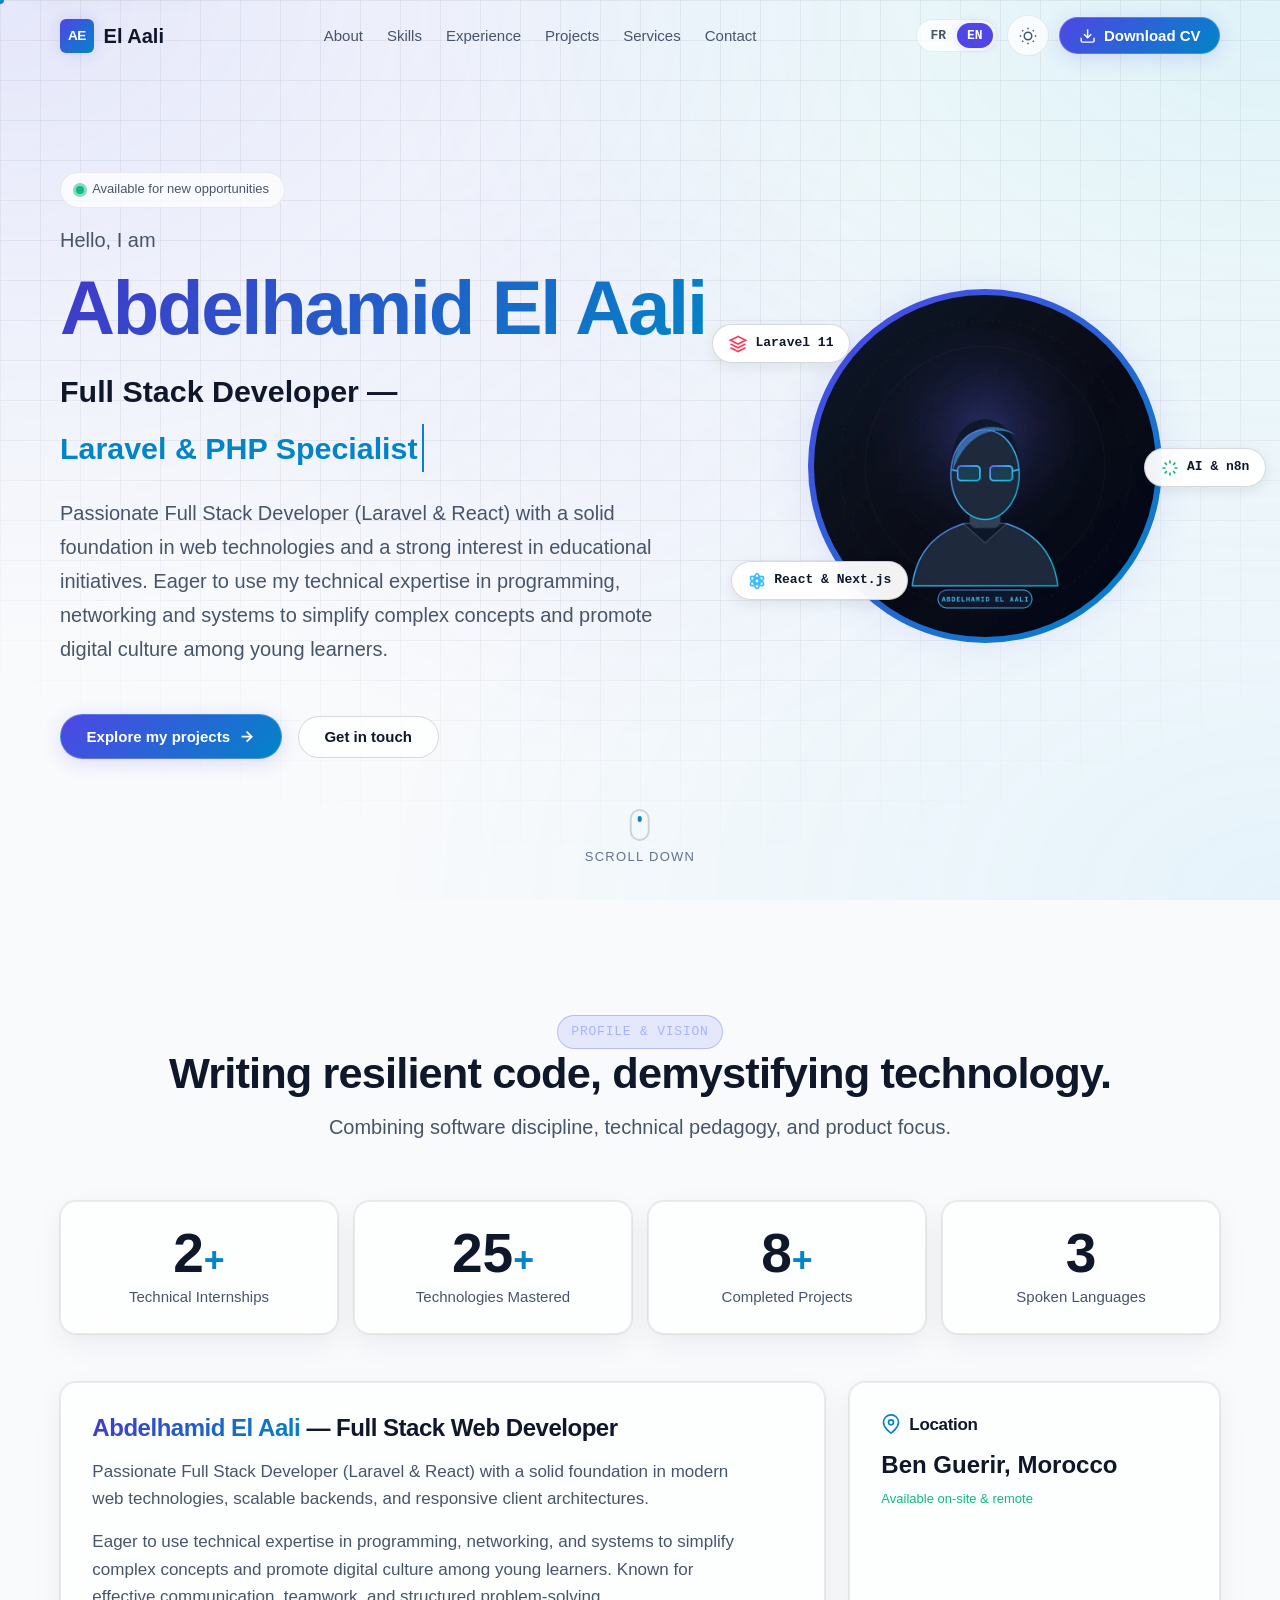
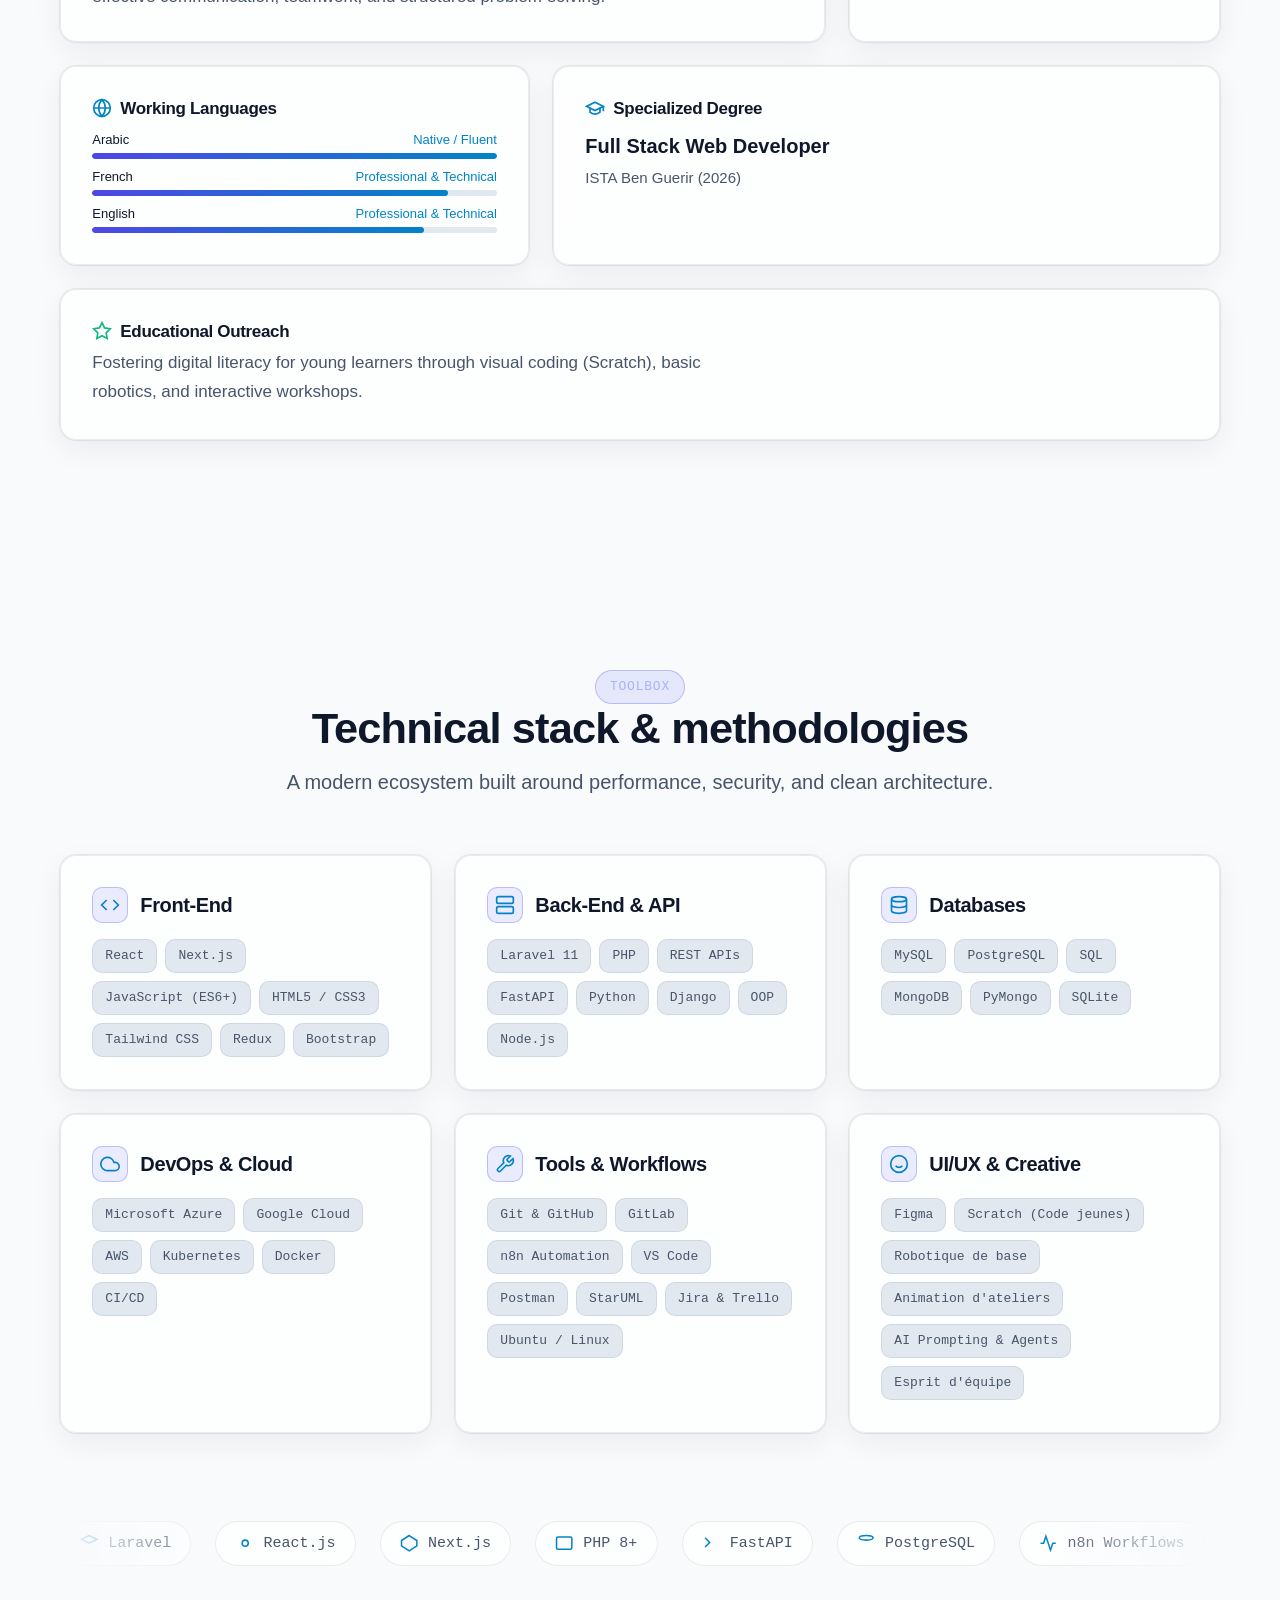
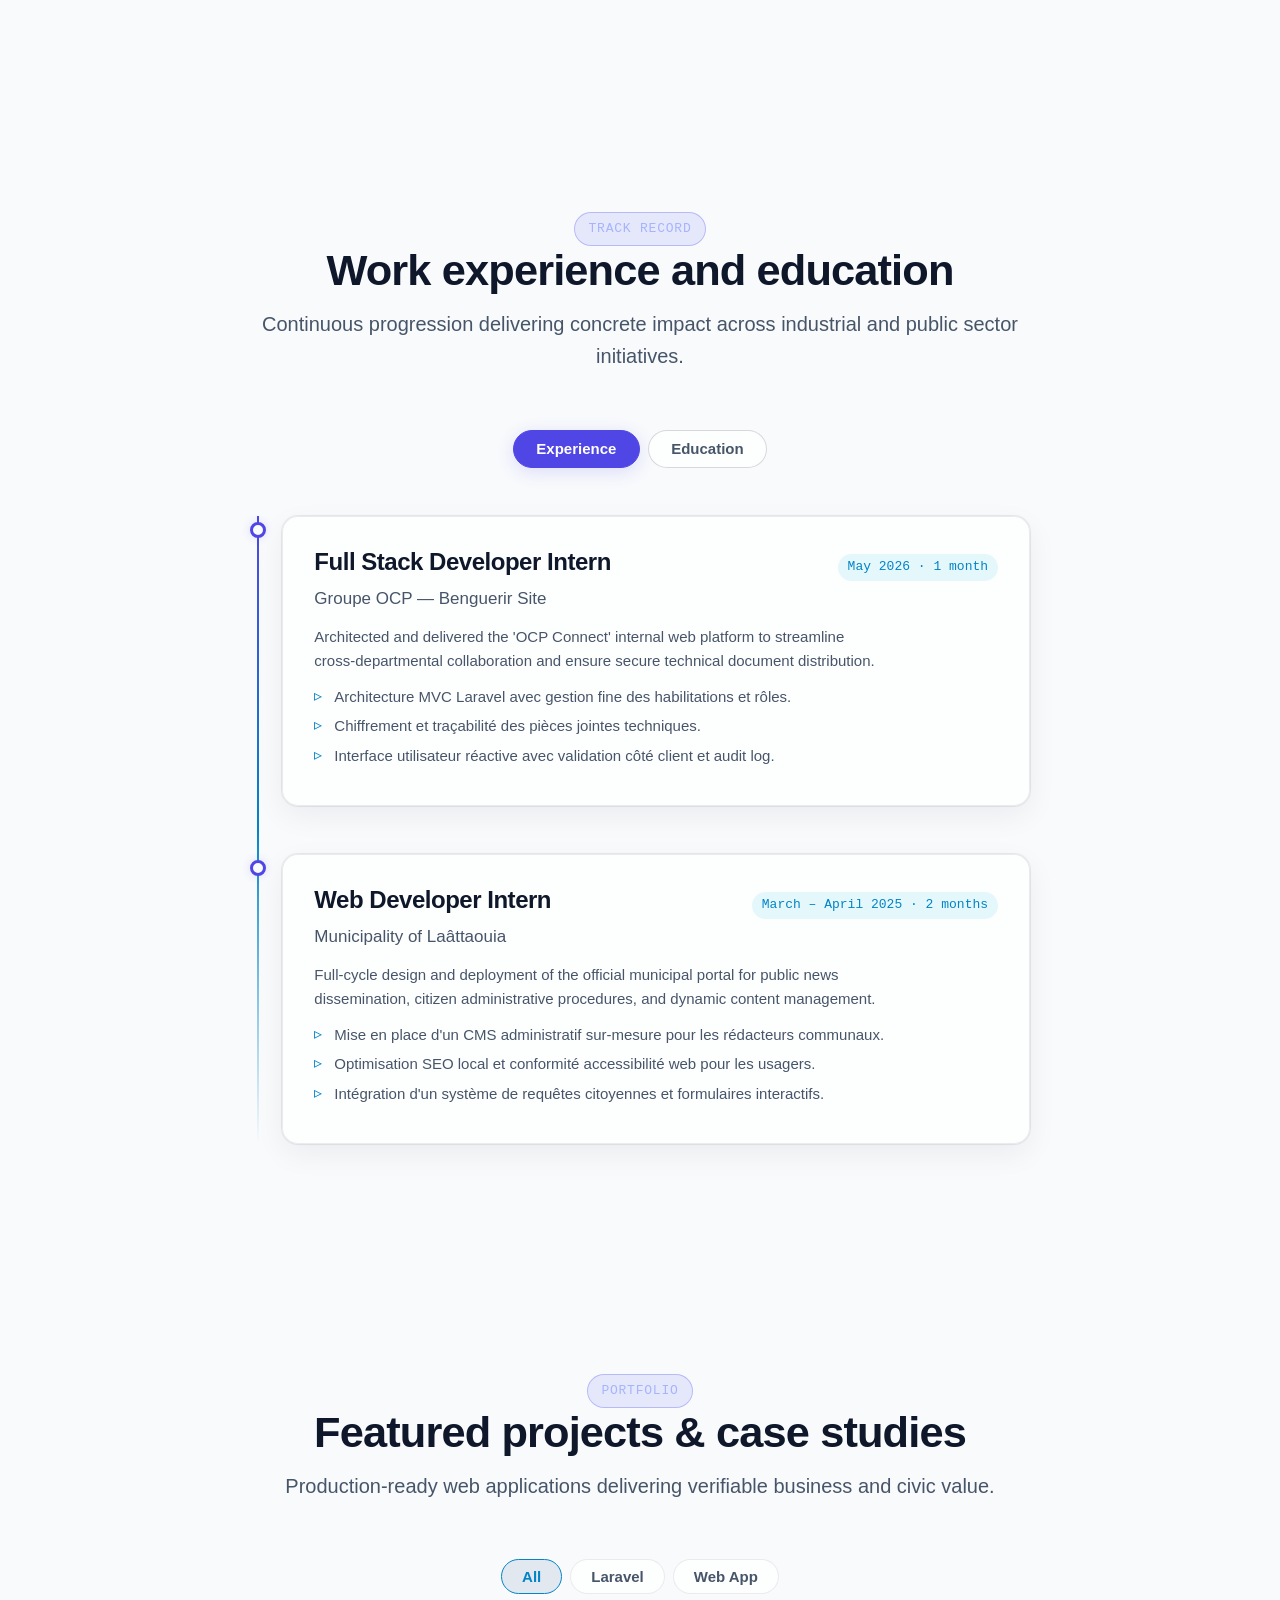
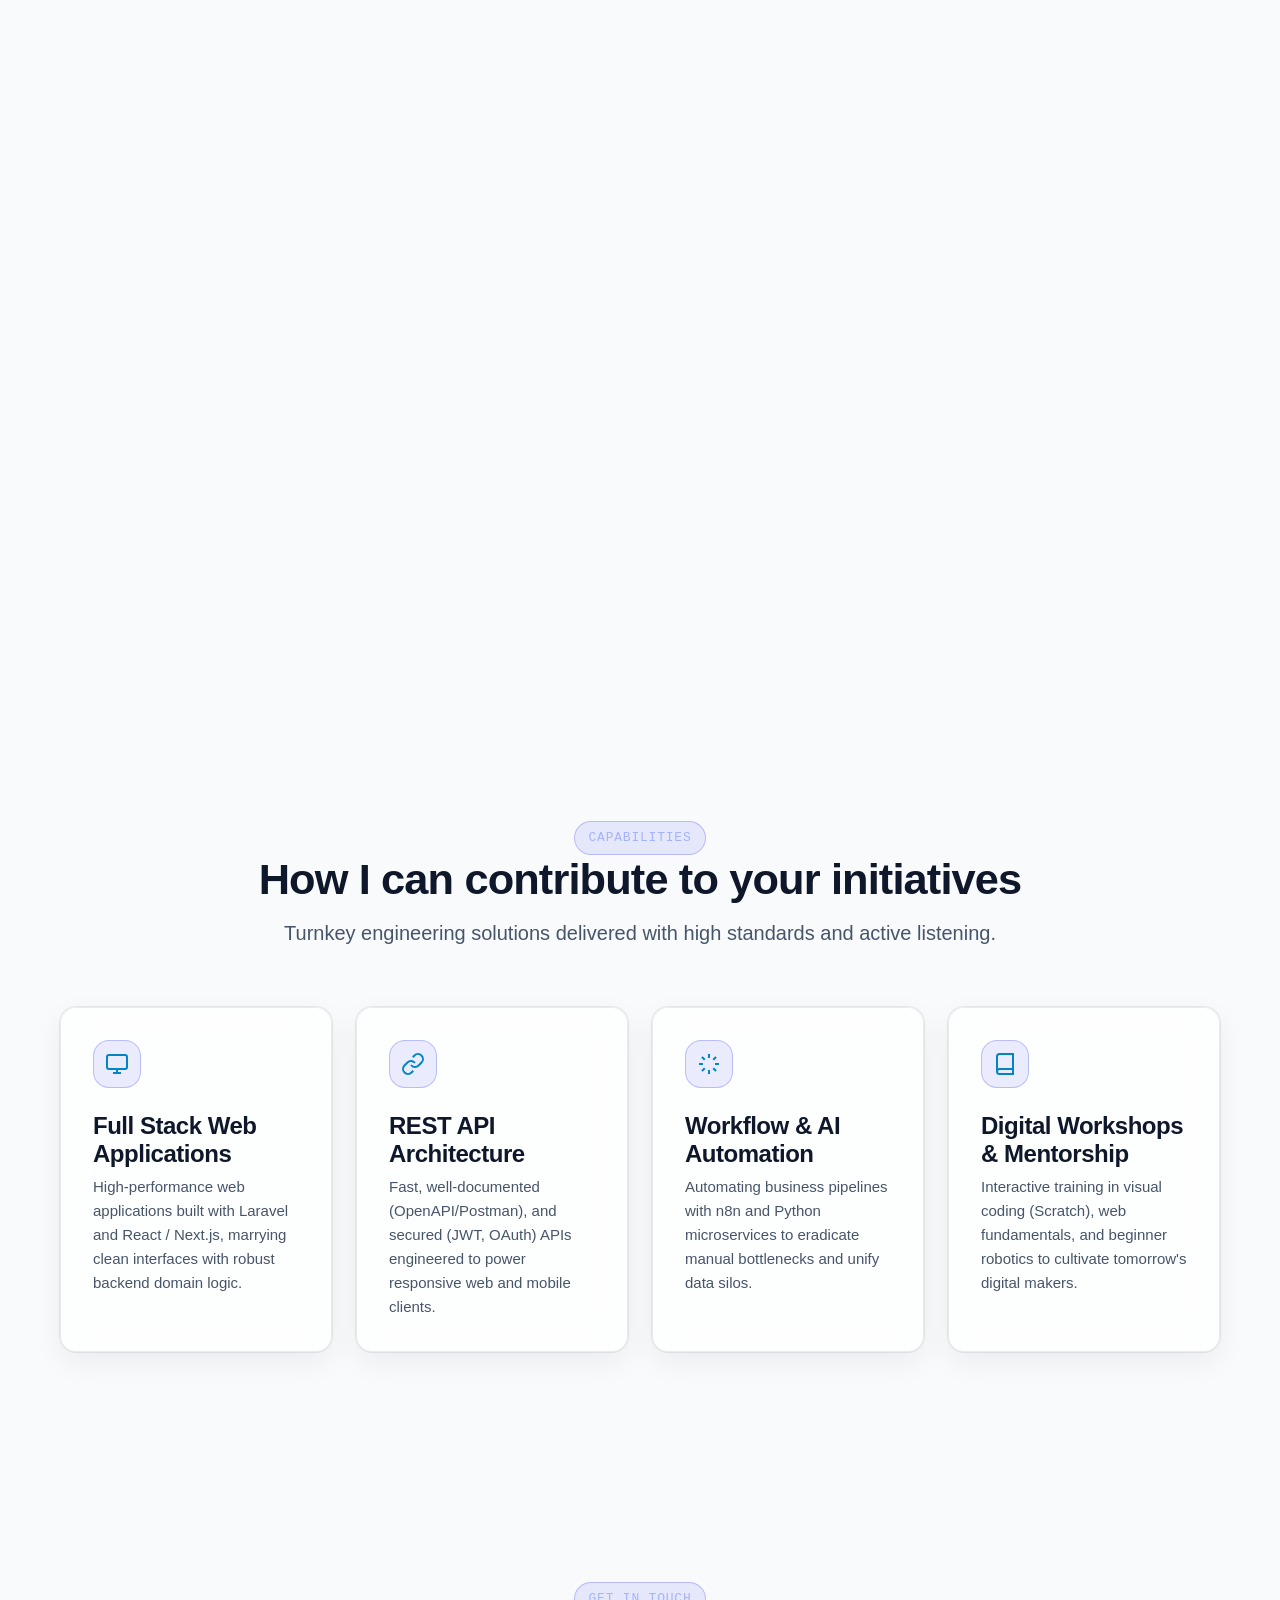
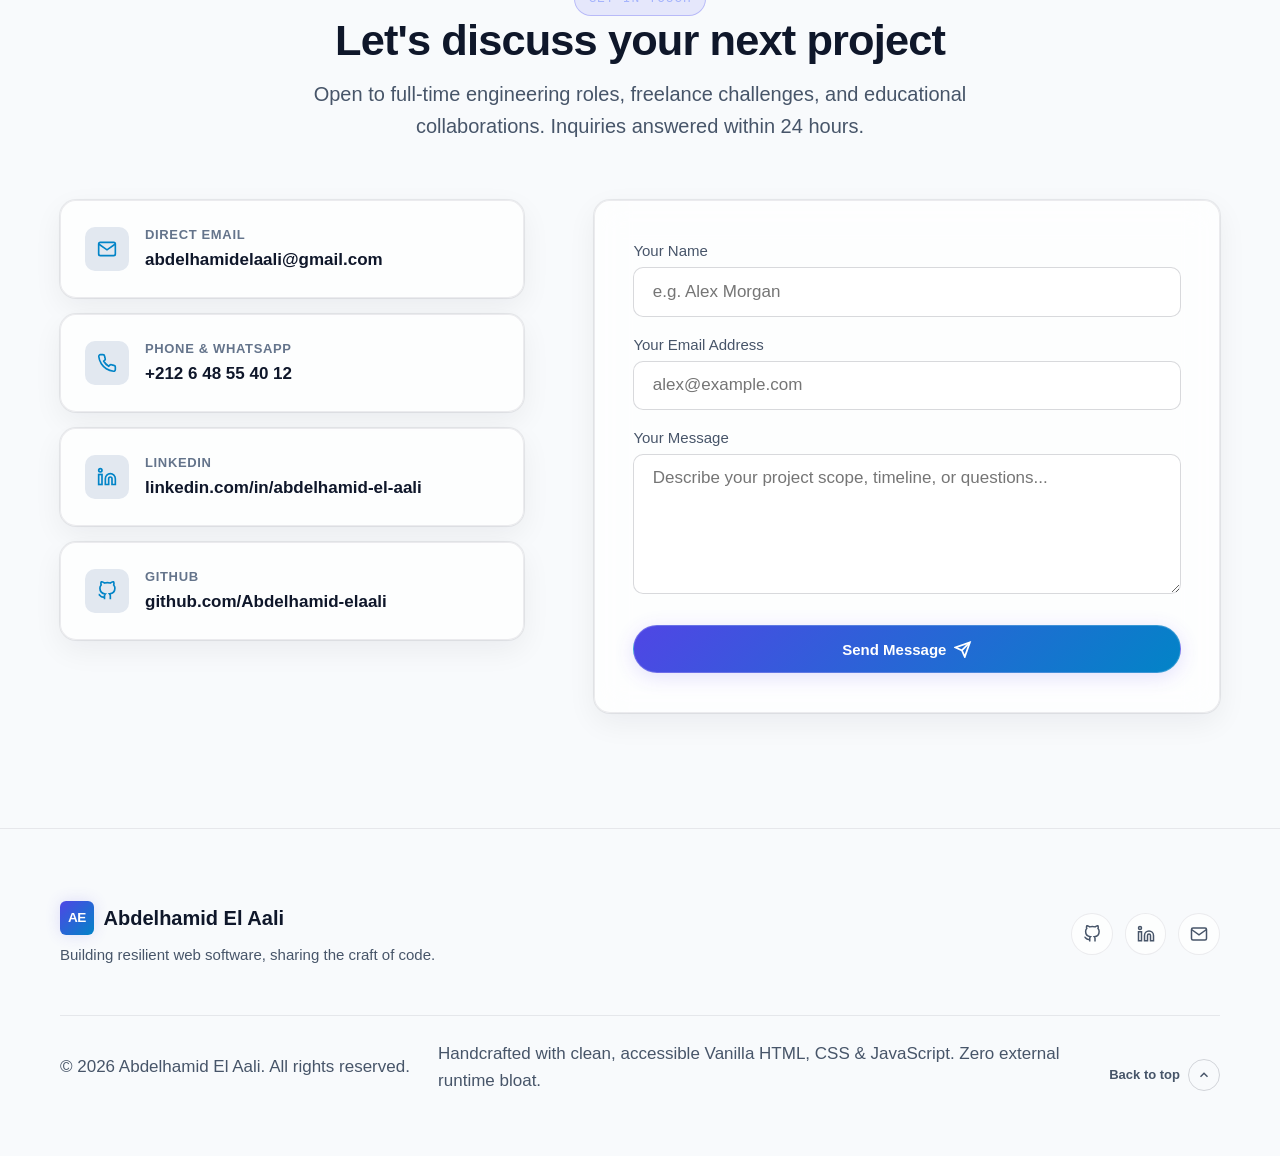
<file: index.html>
<!DOCTYPE html>
<html lang="fr" dir="ltr">
<head>
  <meta charset="UTF-8">
  <meta name="viewport" content="width=device-width, initial-scale=1.0">
  <meta name="referrer" content="strict-origin-when-cross-origin">
  <meta name="author" content="Abdelhamid El Aali">
  <meta name="description" content="Portfolio professionnel d'Abdelhamid El Aali, Développeur Web Full Stack spécialisé en Laravel, React, APIs REST et automatisation IA basé à Ben Guerir, Maroc.">
  <meta name="keywords" content="Abdelhamid El Aali, Développeur Web Full Stack, Laravel, React, Ben Guerir, Maroc, PHP, JavaScript, Portfolio">
  
  <title>Abdelhamid El Aali — Développeur Web Full Stack (Laravel & React)</title>

  <!-- Open Graph / Facebook / LinkedIn -->
  <meta property="og:type" content="website">
  <meta property="og:url" content="https://elaali.space/">
  <meta property="og:title" content="Abdelhamid El Aali — Développeur Web Full Stack (Laravel & React)">
  <meta property="og:description" content="Portfolio professionnel d'Abdelhamid El Aali, Développeur Web Full Stack spécialisé en Laravel, React et automatisation IA à Ben Guerir, Maroc.">
  <meta property="og:image" content="./assets/img/og-image.jpg">
  <meta property="og:site_name" content="Abdelhamid El Aali Portfolio">
  <meta property="og:locale" content="fr_FR">

  <!-- Twitter -->
  <meta name="twitter:card" content="summary_large_image">
  <meta name="twitter:url" content="https://elaali.space/">
  <meta name="twitter:title" content="Abdelhamid El Aali — Développeur Web Full Stack (Laravel & React)">
  <meta name="twitter:description" content="Portfolio professionnel d'Abdelhamid El Aali, Développeur Web Full Stack spécialisé en Laravel, React et automatisation IA à Ben Guerir, Maroc.">
  <meta name="twitter:image" content="./assets/img/og-image.jpg">

  <!-- Canonical & Multi-Language Alternate Hreflang Links -->
  <link rel="canonical" href="https://elaali.space/">
  <link rel="alternate" hreflang="fr" href="https://elaali.space/?lang=fr">
  <link rel="alternate" hreflang="en" href="https://elaali.space/?lang=en">
  <link rel="alternate" hreflang="x-default" href="https://elaali.space/">

  <!-- Favicons & Manifest -->
  <link rel="icon" type="image/svg+xml" href="./assets/icons/favicon.svg">
  <link rel="icon" type="image/x-icon" href="./assets/icons/favicon.ico">
  <link rel="apple-touch-icon" href="./assets/icons/apple-touch-icon.png">
  <link rel="manifest" href="./site.webmanifest">

  <!-- Stylesheets -->
  <link rel="stylesheet" href="./css/tokens.css">
  <link rel="stylesheet" href="./css/base.css">
  <link rel="stylesheet" href="./css/components.css">
  <link rel="stylesheet" href="./css/sections.css">
  <link rel="stylesheet" href="./css/animations.css">

  <!-- Inline Script: Prevent Theme & Language FOUC -->
  <script>
    (function() {
      try {
        var theme = localStorage.getItem('site_theme');
        if (theme === 'light' || (!theme && window.matchMedia('(prefers-color-scheme: light)').matches)) {
          document.documentElement.setAttribute('data-theme', 'light');
        }
        var urlParams = new URLSearchParams(window.location.search);
        var lang = urlParams.get('lang') || localStorage.getItem('site_lang');
        if (lang === 'en' || lang === 'fr') {
          document.documentElement.lang = lang;
        }
      } catch (e) {}
    })();
  </script>

  <!-- Schema.org JSON-LD Person -->
  <script type="application/ld+json">
  {
    "@context": "https://schema.org",
    "@type": "Person",
    "name": "Abdelhamid El Aali",
    "jobTitle": "Full Stack Web Developer",
    "url": "https://elaali.space/",
    "email": "mailto:abdelhamidelaali@gmail.com",
    "telephone": "+212648554012",
    "address": {
      "@type": "PostalAddress",
      "addressLocality": "Ben Guerir",
      "addressCountry": "MA"
    },
    "sameAs": [
      "https://github.com/Abdelhamid-elaali",
      "https://linkedin.com/in/abdelhamid-el-aali"
    ],
    "knowsAbout": [
      "Laravel", "PHP", "React", "Next.js", "REST API", "FastAPI", "Python", "MySQL", "PostgreSQL", "Docker", "n8n", "AI Automation"
    ]
  }
  </script>
</head>
<body>

  <!-- Scroll Progress Bar -->
  <div id="scroll-progress" role="progressbar" aria-label="Page reading progress" aria-valuemin="0" aria-valuemax="100"></div>

  <!-- Preloader Screen -->
  <div id="preloader" aria-hidden="true">
    <svg class="preloader-svg" viewBox="0 0 100 100" fill="none">
      <defs>
        <linearGradient id="preloader-grad" x1="0%" y1="0%" x2="100%" y2="100%">
          <stop offset="0%" stop-color="#6366f1"/>
          <stop offset="100%" stop-color="#06b6d4"/>
        </linearGradient>
      </defs>
      <circle cx="50" cy="50" r="44" stroke="rgba(255,255,255,0.08)" stroke-width="3"/>
      <path class="preloader-monogram" d="M 28 72 L 44 26 L 60 72 M 34 56 L 54 56" stroke="url(#preloader-grad)" stroke-width="4.5" stroke-linecap="round" stroke-linejoin="round"/>
      <path class="preloader-monogram" d="M 58 38 L 74 38 M 58 50 L 70 50 M 58 62 L 74 62" stroke="#38bdf8" stroke-width="3.5" stroke-linecap="round"/>
    </svg>
    <span class="preloader-name">Abdelhamid El Aali</span>
  </div>

  <!-- Accessible Skip to Content -->
  <a href="#main-content" class="skip-link" data-i18n="nav.skipToContent">Aller au contenu principal</a>

  <!-- Sticky Glass Navbar -->
  <header id="navbar">
    <div class="container nav-container">
      <a href="#hero" class="nav-logo" aria-label="Abdelhamid El Aali — Accueil">
        <span class="nav-logo-icon">AE</span>
        <span>El Aali</span>
      </a>

      <!-- Desktop Navigation Links -->
      <nav class="nav-links" aria-label="Navigation principale">
        <a href="#about" class="nav-link" data-i18n="nav.about">À propos</a>
        <a href="#skills" class="nav-link" data-i18n="nav.skills">Compétences</a>
        <a href="#experience" class="nav-link" data-i18n="nav.experience">Parcours</a>
        <a href="#projects" class="nav-link" data-i18n="nav.projects">Projets</a>
        <a href="#services" class="nav-link" data-i18n="nav.services">Services</a>
        <a href="#contact" class="nav-link" data-i18n="nav.contact">Contact</a>
      </nav>

      <!-- Actions: Lang Switcher, Theme Toggle, CV Button -->
      <div class="nav-actions">
        <!-- FR / EN Switcher -->
        <div class="lang-switcher" role="group" aria-label="Sélecteur de langue">
          <button type="button" class="lang-btn is-active" data-lang="fr" aria-pressed="true" lang="fr">FR</button>
          <button type="button" class="lang-btn" data-lang="en" aria-pressed="false" lang="en">EN</button>
        </div>

        <!-- Dark / Light Theme Toggle -->
        <button type="button" class="btn-icon theme-toggle-btn" aria-label="Changer le thème">
          <svg class="theme-icon-dark" width="18" height="18" viewBox="0 0 24 24" fill="none" stroke="currentColor" stroke-width="2">
            <path d="M21 12.79A9 9 0 1 1 11.21 3 7 7 0 0 0 21 12.79z"></path>
          </svg>
          <svg class="theme-icon-light" width="18" height="18" viewBox="0 0 24 24" fill="none" stroke="currentColor" stroke-width="2" style="display:none;">
            <circle cx="12" cy="12" r="5"></circle>
            <line x1="12" y1="1" x2="12" y2="3"></line>
            <line x1="12" y1="21" x2="12" y2="23"></line>
            <line x1="4.22" y1="4.22" x2="5.64" y2="5.64"></line>
            <line x1="18.36" y1="18.36" x2="19.78" y2="19.78"></line>
            <line x1="1" y1="12" x2="3" y2="12"></line>
            <line x1="21" y1="12" x2="23" y2="12"></line>
            <line x1="4.22" y1="19.78" x2="5.64" y2="18.36"></line>
            <line x1="18.36" y1="5.64" x2="19.78" y2="4.22"></line>
          </svg>
        </button>

        <!-- CV Button -->
        <a href="./assets/cv/Abdelhamid-El-Aali-CV-FR.pdf" download="Abdelhamid-El-Aali-CV-FR.pdf" class="btn btn-primary cv-download-link" style="padding: 0.55rem 1.15rem;">
          <svg width="15" height="15" viewBox="0 0 24 24" fill="none" stroke="currentColor" stroke-width="2"><path d="M21 15v4a2 2 0 0 1-2 2H5a2 2 0 0 1-2-2v-4"></path><polyline points="7 10 12 15 17 10"></polyline><line x1="12" y1="15" x2="12" y2="3"></line></svg>
          <span data-i18n="nav.downloadCv">Télécharger CV</span>
        </a>

        <!-- Mobile Hamburger -->
        <button type="button" class="nav-mobile-toggle" id="mobile-toggle" aria-label="Ouvrir le menu de navigation" aria-expanded="false" aria-controls="mobile-drawer">
          <svg width="22" height="22" viewBox="0 0 24 24" fill="none" stroke="currentColor" stroke-width="2"><line x1="3" y1="12" x2="21" y2="12"></line><line x1="3" y1="6" x2="21" y2="6"></line><line x1="3" y1="18" x2="21" y2="18"></line></svg>
        </button>
      </div>
    </div>
  </header>

  <!-- Mobile Navigation Drawer Overlay -->
  <div class="mobile-nav-overlay" id="mobile-drawer" aria-hidden="true">
    <nav class="mobile-nav-links" aria-label="Menu mobile">
      <a href="#about" class="mobile-nav-link" data-i18n="nav.about">À propos</a>
      <a href="#skills" class="mobile-nav-link" data-i18n="nav.skills">Compétences</a>
      <a href="#experience" class="mobile-nav-link" data-i18n="nav.experience">Parcours</a>
      <a href="#projects" class="mobile-nav-link" data-i18n="nav.projects">Projets</a>
      <a href="#services" class="mobile-nav-link" data-i18n="nav.services">Services</a>
      <a href="#contact" class="mobile-nav-link" data-i18n="nav.contact">Contact</a>
    </nav>
    <a href="./assets/cv/Abdelhamid-El-Aali-CV-FR.pdf" download="Abdelhamid-El-Aali-CV-FR.pdf" class="btn btn-primary cv-download-link" style="padding: 0.75rem 1.6rem;">
      <svg width="16" height="16" viewBox="0 0 24 24" fill="none" stroke="currentColor" stroke-width="2"><path d="M21 15v4a2 2 0 0 1-2 2H5a2 2 0 0 1-2-2v-4"></path><polyline points="7 10 12 15 17 10"></polyline><line x1="12" y1="15" x2="12" y2="3"></line></svg>
      <span data-i18n="nav.downloadCv">Télécharger CV</span>
    </a>
  </div>

  <main id="main-content">
    <!-- ====================================================================
         SECTION 1: HERO
         ==================================================================== -->
    <section id="hero" class="section">
      <div class="container hero-grid">
        <div class="hero-content" data-reveal="right">
          <!-- Availability Pill -->
          <div class="hero-status">
            <span class="status-pill">
              <span class="status-dot"></span>
              <span data-i18n="hero.status">Disponible pour de nouvelles opportunités</span>
            </span>
          </div>

          <p class="hero-greeting" data-i18n="hero.greeting">Bonjour, je suis</p>
          <h1 class="hero-title">
            <span class="gradient-text" data-i18n="hero.name">Abdelhamid El Aali</span>
          </h1>

          <!-- Typewriter Rotating Line -->
          <div class="hero-role-wrapper">
            <span data-i18n="hero.rolePrefix">Développeur Full Stack</span>
            <span>—</span>
            <span class="typewriter-text" id="hero-typewriter">Laravel &amp; PHP Expert</span>
          </div>

          <p class="hero-pitch" data-i18n="hero.pitch">
            Développeur Full Stack passionné, alliant la robustesse de Laravel à la réactivité de React. Animé par la rigueur logicielle, la transmission du savoir numérique et la création d'expériences web élégantes et scalables.
          </p>

          <div class="hero-ctas">
            <a href="#projects" class="btn btn-primary btn-magnetic">
              <span data-i18n="hero.ctaProjects">Explorer mes projets</span>
              <svg class="arrow-icon" width="16" height="16" viewBox="0 0 24 24" fill="none" stroke="currentColor" stroke-width="2.5"><line x1="5" y1="12" x2="19" y2="12"></line><polyline points="12 5 19 12 12 19"></polyline></svg>
            </a>
            <a href="#contact" class="btn btn-secondary btn-magnetic">
              <span data-i18n="hero.ctaContact">Me contacter</span>
            </a>
          </div>
        </div>

        <!-- Hero Visual: Photo + Animated Ring + Floating Tech Badges -->
        <div class="hero-visual" data-reveal="scale">
          <div class="hero-avatar-wrapper">
            <div class="hero-avatar-inner">
              <img src="./assets/img/profile.webp" alt="Abdelhamid El Aali" width="380" height="380" fetchpriority="high">
            </div>
          </div>

          <!-- Floating Badges with subtle parallax -->
          <div class="hero-floating-pill hero-pill-laravel">
            <svg width="18" height="18" viewBox="0 0 24 24" fill="none" stroke="#f43f5e" stroke-width="2.2"><path d="M12 2L2 7l10 5 10-5-10-5zM2 17l10 5 10-5M2 12l10 5 10-5"></path></svg>
            <span>Laravel 11</span>
          </div>

          <div class="hero-floating-pill hero-pill-react">
            <svg width="18" height="18" viewBox="0 0 24 24" fill="none" stroke="#38bdf8" stroke-width="2.2"><circle cx="12" cy="12" r="3"></circle><ellipse cx="12" cy="12" rx="10" ry="4" transform="rotate(30 12 12)"></ellipse><ellipse cx="12" cy="12" rx="10" ry="4" transform="rotate(90 12 12)"></ellipse><ellipse cx="12" cy="12" rx="10" ry="4" transform="rotate(150 12 12)"></ellipse></svg>
            <span>React &amp; Next.js</span>
          </div>

          <div class="hero-floating-pill hero-pill-automation">
            <svg width="18" height="18" viewBox="0 0 24 24" fill="none" stroke="#10b981" stroke-width="2.2"><path d="M12 2v4M12 18v4M4.93 4.93l2.83 2.83M16.24 16.24l2.83 2.83M2 12h4M18 12h4M4.93 19.07l2.83-2.83M16.24 7.76l2.83-2.83"></path></svg>
            <span>AI &amp; n8n</span>
          </div>
        </div>
      </div>

      <!-- Scroll Down Indicator -->
      <a href="#about" class="hero-scroll-indicator" aria-label="Défiler vers la section À propos">
        <div class="scroll-wheel">
          <div class="scroll-wheel-dot"></div>
        </div>
        <span data-i18n="hero.scrollDown">Faire défiler</span>
      </a>
    </section>

    <!-- ====================================================================
         SECTION 2: ABOUT & BENTO
         ==================================================================== -->
    <section id="about" class="section">
      <div class="container">
        <header class="section-header" data-reveal="up">
          <span class="badge badge-accent" data-i18n="about.badge">Profil &amp; Vision</span>
          <h2 data-i18n="about.title">Créer du code pérenne, vulgariser la technologie.</h2>
          <p class="section-subtitle" data-i18n="about.subtitle">Un profil alliant maîtrise technique, pédagogie et sens du produit.</p>
        </header>

        <!-- Stats Counters -->
        <div class="about-stats-grid">
          <div class="card-glass stat-card" data-reveal="up" data-delay="100">
            <div class="stat-number">
              <span data-counter-target="2">0</span>
              <span class="stat-suffix">+</span>
            </div>
            <span class="stat-label" data-i18n="about.stats.internships">Stages techniques</span>
          </div>
          <div class="card-glass stat-card" data-reveal="up" data-delay="200">
            <div class="stat-number">
              <span data-counter-target="25">0</span>
              <span class="stat-suffix">+</span>
            </div>
            <span class="stat-label" data-i18n="about.stats.technologies">Technologies maîtrisées</span>
          </div>
          <div class="card-glass stat-card" data-reveal="up" data-delay="300">
            <div class="stat-number">
              <span data-counter-target="8">0</span>
              <span class="stat-suffix">+</span>
            </div>
            <span class="stat-label" data-i18n="about.stats.projects">Projets réalisés</span>
          </div>
          <div class="card-glass stat-card" data-reveal="up" data-delay="400">
            <div class="stat-number">
              <span data-counter-target="3">0</span>
            </div>
            <span class="stat-label" data-i18n="about.stats.languages">Langues de travail</span>
          </div>
        </div>

        <!-- Bento Grid -->
        <div class="about-bento-grid">
          <!-- Bio Narrative -->
          <article class="card-glass bento-card-bio" data-reveal="up">
            <h3 style="font-size: var(--text-xl); margin-bottom: var(--space-md); color: var(--text-primary);">
              <span class="gradient-text">Abdelhamid El Aali</span> — Full Stack Web Developer
            </h3>
            <p data-i18n="about.bioParagraph1">
              Développeur Full Stack (Laravel &amp; React) passionné, doté d'une base solide en technologies web et d'un fort intérêt pour les initiatives éducatives.
            </p>
            <p data-i18n="about.bioParagraph2">
              Désireux de mettre à profit mon expertise technique en programmation, réseaux et systèmes pour vulgariser des concepts complexes et promouvoir la culture numérique chez les jeunes apprenants. Reconnu pour ma communication efficace, mon esprit d'équipe et ma capacité à résoudre les problèmes.
            </p>
          </article>

          <!-- Location -->
          <article class="card-glass bento-card-location" data-reveal="up" data-delay="150">
            <div style="display: flex; align-items: center; gap: 0.5rem; margin-bottom: var(--space-sm); color: var(--accent-secondary);">
              <svg width="20" height="20" viewBox="0 0 24 24" fill="none" stroke="currentColor" stroke-width="2"><path d="M21 10c0 7-9 13-9 13s-9-6-9-13a9 9 0 0 1 18 0z"></path><circle cx="12" cy="10" r="3"></circle></svg>
              <h4 style="font-size: var(--text-base);" data-i18n="about.bento.locationTitle">Localisation</h4>
            </div>
            <p style="font-size: var(--text-xl); font-weight: 700; color: var(--text-primary); margin-bottom: 0.25rem;" data-i18n="about.bento.locationVal">Ben Guerir, Maroc</p>
            <p style="font-size: var(--text-xs); color: var(--status-success); font-weight: 500;" data-i18n="about.bento.locationSub">Disponible en présentiel &amp; télétravail</p>
          </article>

          <!-- Languages Spoken -->
          <article class="card-glass bento-card-languages" data-reveal="up">
            <div style="display: flex; align-items: center; gap: 0.5rem; margin-bottom: var(--space-sm); color: var(--accent-secondary);">
              <svg width="20" height="20" viewBox="0 0 24 24" fill="none" stroke="currentColor" stroke-width="2"><circle cx="12" cy="12" r="10"></circle><line x1="2" y1="12" x2="22" y2="12"></line><path d="M12 2a15.3 15.3 0 0 1 4 10 15.3 15.3 0 0 1-4 10 15.3 15.3 0 0 1-4-10 15.3 15.3 0 0 1 4-10z"></path></svg>
              <h4 style="font-size: var(--text-base);" data-i18n="about.bento.languagesTitle">Langues de travail</h4>
            </div>
            <div class="proficiency-bar-wrapper">
              <div>
                <div class="proficiency-row">
                  <span data-i18n="about.bento.arabic">Arabe</span>
                  <span style="color: var(--accent-secondary);" data-i18n="about.bento.arabicLevel">Maternelle</span>
                </div>
                <div class="proficiency-track"><div class="proficiency-fill" style="width: 100%;"></div></div>
              </div>
              <div>
                <div class="proficiency-row">
                  <span data-i18n="about.bento.french">Français</span>
                  <span style="color: var(--accent-secondary);" data-i18n="about.bento.frenchLevel">Technique &amp; Pro</span>
                </div>
                <div class="proficiency-track"><div class="proficiency-fill" style="width: 88%;"></div></div>
              </div>
              <div>
                <div class="proficiency-row">
                  <span data-i18n="about.bento.english">Anglais</span>
                  <span style="color: var(--accent-secondary);" data-i18n="about.bento.englishLevel">Technique &amp; Pro</span>
                </div>
                <div class="proficiency-track"><div class="proficiency-fill" style="width: 82%;"></div></div>
              </div>
            </div>
          </article>

          <!-- Education Focus -->
          <article class="card-glass bento-card-education" data-reveal="up" data-delay="150">
            <div style="display: flex; align-items: center; gap: 0.5rem; margin-bottom: var(--space-sm); color: var(--accent-secondary);">
              <svg width="20" height="20" viewBox="0 0 24 24" fill="none" stroke="currentColor" stroke-width="2"><path d="M22 10v6M2 10l10-5 10 5-10 5z"></path><path d="M6 12v5c3 3 9 3 12 0v-5"></path></svg>
              <h4 style="font-size: var(--text-base);" data-i18n="about.bento.diplomaTitle">Formation Spécialisée</h4>
            </div>
            <p style="font-size: var(--text-lg); font-weight: 700; color: var(--text-primary); margin-bottom: 0.25rem;" data-i18n="about.bento.diplomaVal">
              Technicien Spécialisé en Développement Web Full Stack
            </p>
            <p style="font-size: var(--text-sm); color: var(--text-secondary);" data-i18n="about.bento.diplomaInst">
              Institut Spécialisé de Technologie Appliquée (ISTA), Ben Guerir (2026)
            </p>
          </article>

          <!-- Educational Mission -->
          <article class="card-glass bento-card-mission" data-reveal="up">
            <div style="display: flex; align-items: center; gap: 0.5rem; margin-bottom: var(--space-xs); color: #10b981;">
              <svg width="20" height="20" viewBox="0 0 24 24" fill="none" stroke="currentColor" stroke-width="2"><polygon points="12 2 15.09 8.26 22 9.27 17 14.14 18.18 21.02 12 17.77 5.82 21.02 7 14.14 2 9.27 8.91 8.26 12 2"></polygon></svg>
              <h4 style="font-size: var(--text-base);" data-i18n="about.bento.missionTitle">Engagement Éducatif &amp; Culture Digitale</h4>
            </div>
            <p style="font-size: var(--text-base); line-height: 1.7; color: var(--text-secondary);" data-i18n="about.bento.missionDesc">
              Sensibilisation active des jeunes apprenants à la programmation par blocs (Scratch), aux principes de logique algorithmique et à la robotique élémentaire pour stimuler les vocations scientifiques.
            </p>
          </article>
        </div>
      </div>
    </section>

    <!-- ====================================================================
         SECTION 3: SKILLS
         ==================================================================== -->
    <section id="skills" class="section">
      <div class="container">
        <header class="section-header" data-reveal="up">
          <span class="badge badge-accent" data-i18n="skills.badge">Boîte à Outils</span>
          <h2 data-i18n="skills.title">Expertise technique &amp; méthodologies</h2>
          <p class="section-subtitle" data-i18n="skills.subtitle">Un écosystème moderne centré sur la performance, la sécurité et l'architecture propre.</p>
        </header>

        <!-- Categorized Skills Grid -->
        <div class="skills-grid">
          <!-- Front-end -->
          <div class="card-glass skill-category-card" data-reveal="up" data-delay="100">
            <div class="skill-category-header">
              <div class="skill-category-icon">
                <svg width="20" height="20" viewBox="0 0 24 24" fill="none" stroke="currentColor" stroke-width="2"><polyline points="16 18 22 12 16 6"></polyline><polyline points="8 6 2 12 8 18"></polyline></svg>
              </div>
              <h3 class="skill-category-title" data-i18n="skills.categories.frontend">Front-End</h3>
            </div>
            <div class="skill-chips-list">
              <span class="skill-chip">React</span>
              <span class="skill-chip">Next.js</span>
              <span class="skill-chip">JavaScript (ES6+)</span>
              <span class="skill-chip">HTML5 / CSS3</span>
              <span class="skill-chip">Tailwind CSS</span>
              <span class="skill-chip">Redux</span>
              <span class="skill-chip">Bootstrap</span>
            </div>
          </div>

          <!-- Back-end -->
          <div class="card-glass skill-category-card" data-reveal="up" data-delay="200">
            <div class="skill-category-header">
              <div class="skill-category-icon">
                <svg width="20" height="20" viewBox="0 0 24 24" fill="none" stroke="currentColor" stroke-width="2"><rect x="2" y="2" width="20" height="8" rx="2" ry="2"></rect><rect x="2" y="14" width="20" height="8" rx="2" ry="2"></rect><line x1="6" y1="6" x2="6.01" y2="6"></line><line x1="6" y1="18" x2="6.01" y2="18"></line></svg>
              </div>
              <h3 class="skill-category-title" data-i18n="skills.categories.backend">Back-End &amp; API</h3>
            </div>
            <div class="skill-chips-list">
              <span class="skill-chip">Laravel 11</span>
              <span class="skill-chip">PHP</span>
              <span class="skill-chip">REST APIs</span>
              <span class="skill-chip">FastAPI</span>
              <span class="skill-chip">Python</span>
              <span class="skill-chip">Django</span>
              <span class="skill-chip">OOP</span>
              <span class="skill-chip">Node.js</span>
            </div>
          </div>

          <!-- Databases -->
          <div class="card-glass skill-category-card" data-reveal="up" data-delay="300">
            <div class="skill-category-header">
              <div class="skill-category-icon">
                <svg width="20" height="20" viewBox="0 0 24 24" fill="none" stroke="currentColor" stroke-width="2"><ellipse cx="12" cy="5" rx="9" ry="3"></ellipse><path d="M21 12c0 1.66-4 3-9 3s-9-1.34-9-3"></path><path d="M3 5v14c0 1.66 4 3 9 3s9-1.34 9-3V5"></path></svg>
              </div>
              <h3 class="skill-category-title" data-i18n="skills.categories.databases">Bases de Données</h3>
            </div>
            <div class="skill-chips-list">
              <span class="skill-chip">MySQL</span>
              <span class="skill-chip">PostgreSQL</span>
              <span class="skill-chip">SQL</span>
              <span class="skill-chip">MongoDB</span>
              <span class="skill-chip">PyMongo</span>
              <span class="skill-chip">SQLite</span>
            </div>
          </div>

          <!-- DevOps & Cloud -->
          <div class="card-glass skill-category-card" data-reveal="up" data-delay="150">
            <div class="skill-category-header">
              <div class="skill-category-icon">
                <svg width="20" height="20" viewBox="0 0 24 24" fill="none" stroke="currentColor" stroke-width="2"><path d="M18 10h-1.26A8 8 0 1 0 9 20h9a5 5 0 0 0 0-10z"></path></svg>
              </div>
              <h3 class="skill-category-title" data-i18n="skills.categories.devops">DevOps &amp; Cloud</h3>
            </div>
            <div class="skill-chips-list">
              <span class="skill-chip">Microsoft Azure</span>
              <span class="skill-chip">Google Cloud</span>
              <span class="skill-chip">AWS</span>
              <span class="skill-chip">Kubernetes</span>
              <span class="skill-chip">Docker</span>
              <span class="skill-chip">CI/CD</span>
            </div>
          </div>

          <!-- Tools -->
          <div class="card-glass skill-category-card" data-reveal="up" data-delay="250">
            <div class="skill-category-header">
              <div class="skill-category-icon">
                <svg width="20" height="20" viewBox="0 0 24 24" fill="none" stroke="currentColor" stroke-width="2"><path d="M14.7 6.3a1 1 0 0 0 0 1.4l1.6 1.6a1 1 0 0 0 1.4 0l3.77-3.77a6 6 0 0 1-7.94 7.94l-6.91 6.91a2.12 2.12 0 0 1-3-3l6.91-6.91a6 6 0 0 1 7.94-7.94l-3.76 3.76z"></path></svg>
              </div>
              <h3 class="skill-category-title" data-i18n="skills.categories.tools">Outils &amp; Méthodes</h3>
            </div>
            <div class="skill-chips-list">
              <span class="skill-chip">Git &amp; GitHub</span>
              <span class="skill-chip">GitLab</span>
              <span class="skill-chip">n8n Automation</span>
              <span class="skill-chip">VS Code</span>
              <span class="skill-chip">Postman</span>
              <span class="skill-chip">StarUML</span>
              <span class="skill-chip">Jira &amp; Trello</span>
              <span class="skill-chip">Ubuntu / Linux</span>
            </div>
          </div>

          <!-- UI/UX & Soft Skills -->
          <div class="card-glass skill-category-card" data-reveal="up" data-delay="350">
            <div class="skill-category-header">
              <div class="skill-category-icon">
                <svg width="20" height="20" viewBox="0 0 24 24" fill="none" stroke="currentColor" stroke-width="2"><circle cx="12" cy="12" r="10"></circle><path d="M8 14s1.5 2 4 2 4-2 4-2"></path><line x1="9" y1="9" x2="9.01" y2="9"></line><line x1="15" y1="9" x2="15.01" y2="9"></line></svg>
              </div>
              <h3 class="skill-category-title" data-i18n="skills.categories.creative">UI/UX &amp; Pédagogie</h3>
            </div>
            <div class="skill-chips-list">
              <span class="skill-chip">Figma</span>
              <span class="skill-chip">Scratch (Code jeunes)</span>
              <span class="skill-chip">Robotique de base</span>
              <span class="skill-chip">Animation d'ateliers</span>
              <span class="skill-chip">AI Prompting &amp; Agents</span>
              <span class="skill-chip">Esprit d'équipe</span>
            </div>
          </div>
        </div>

        <!-- Infinite Logo / Stack Marquee -->
        <div class="marquee-wrapper" aria-hidden="true">
          <div class="marquee-track">
            <span class="marquee-chip"><svg viewBox="0 0 24 24" fill="none" stroke="currentColor" stroke-width="2"><path d="M12 2L2 7l10 5 10-5-10-5z"></path></svg>Laravel</span>
            <span class="marquee-chip"><svg viewBox="0 0 24 24" fill="none" stroke="currentColor" stroke-width="2"><circle cx="12" cy="12" r="4"></circle></svg>React.js</span>
            <span class="marquee-chip"><svg viewBox="0 0 24 24" fill="none" stroke="currentColor" stroke-width="2"><polygon points="12 2 22 8.5 22 15.5 12 22 2 15.5 2 8.5 12 2"></polygon></svg>Next.js</span>
            <span class="marquee-chip"><svg viewBox="0 0 24 24" fill="none" stroke="currentColor" stroke-width="2"><path d="M4 4h16c1.1 0 2 .9 2 2v12c0 1.1-.9 2-2 2H4c-1.1 0-2-.9-2-2V6c0-1.1.9-2 2-2z"></path></svg>PHP 8+</span>
            <span class="marquee-chip"><svg viewBox="0 0 24 24" fill="none" stroke="currentColor" stroke-width="2"><polyline points="4 17 10 11 4 5"></polyline></svg>FastAPI</span>
            <span class="marquee-chip"><svg viewBox="0 0 24 24" fill="none" stroke="currentColor" stroke-width="2"><ellipse cx="12" cy="5" rx="9" ry="3"></ellipse></svg>PostgreSQL</span>
            <span class="marquee-chip"><svg viewBox="0 0 24 24" fill="none" stroke="currentColor" stroke-width="2"><path d="M22 12h-4l-3 9L9 3l-3 9H2"></path></svg>n8n Workflows</span>
            <span class="marquee-chip"><svg viewBox="0 0 24 24" fill="none" stroke="currentColor" stroke-width="2"><rect x="2" y="2" width="20" height="8" rx="2"></rect></svg>Docker</span>
            <span class="marquee-chip"><svg viewBox="0 0 24 24" fill="none" stroke="currentColor" stroke-width="2"><circle cx="12" cy="12" r="10"></circle></svg>Tailwind CSS</span>
            <!-- Duplicate for continuous loop -->
            <span class="marquee-chip"><svg viewBox="0 0 24 24" fill="none" stroke="currentColor" stroke-width="2"><path d="M12 2L2 7l10 5 10-5-10-5z"></path></svg>Laravel</span>
            <span class="marquee-chip"><svg viewBox="0 0 24 24" fill="none" stroke="currentColor" stroke-width="2"><circle cx="12" cy="12" r="4"></circle></svg>React.js</span>
            <span class="marquee-chip"><svg viewBox="0 0 24 24" fill="none" stroke="currentColor" stroke-width="2"><polygon points="12 2 22 8.5 22 15.5 12 22 2 15.5 2 8.5 12 2"></polygon></svg>Next.js</span>
            <span class="marquee-chip"><svg viewBox="0 0 24 24" fill="none" stroke="currentColor" stroke-width="2"><path d="M4 4h16c1.1 0 2 .9 2 2v12c0 1.1-.9 2-2 2H4c-1.1 0-2-.9-2-2V6c0-1.1.9-2 2-2z"></path></svg>PHP 8+</span>
            <span class="marquee-chip"><svg viewBox="0 0 24 24" fill="none" stroke="currentColor" stroke-width="2"><polyline points="4 17 10 11 4 5"></polyline></svg>FastAPI</span>
            <span class="marquee-chip"><svg viewBox="0 0 24 24" fill="none" stroke="currentColor" stroke-width="2"><ellipse cx="12" cy="5" rx="9" ry="3"></ellipse></svg>PostgreSQL</span>
            <span class="marquee-chip"><svg viewBox="0 0 24 24" fill="none" stroke="currentColor" stroke-width="2"><path d="M22 12h-4l-3 9L9 3l-3 9H2"></path></svg>n8n Workflows</span>
            <span class="marquee-chip"><svg viewBox="0 0 24 24" fill="none" stroke="currentColor" stroke-width="2"><rect x="2" y="2" width="20" height="8" rx="2"></rect></svg>Docker</span>
            <span class="marquee-chip"><svg viewBox="0 0 24 24" fill="none" stroke="currentColor" stroke-width="2"><circle cx="12" cy="12" r="10"></circle></svg>Tailwind CSS</span>
          </div>
        </div>
      </div>
    </section>

    <!-- ====================================================================
         SECTION 4: EXPERIENCE & EDUCATION
         ==================================================================== -->
    <section id="experience" class="section">
      <div class="container container-narrow">
        <header class="section-header" data-reveal="up">
          <span class="badge badge-accent" data-i18n="experience.badge">Parcours &amp; Éducation</span>
          <h2 data-i18n="experience.title">Expériences professionnelles et diplômes</h2>
          <p class="section-subtitle" data-i18n="experience.subtitle">Une progression continue axée sur des projets concrets à fort impact territorial et industriel.</p>
        </header>

        <!-- Tab Controls -->
        <div class="experience-tabs" role="tablist" aria-label="Onglets parcours">
          <button type="button" class="experience-tab-btn is-active" data-tab-target="view-experience" role="tab" aria-selected="true" data-i18n="experience.tabExp">Expérience</button>
          <button type="button" class="experience-tab-btn" data-tab-target="view-education" role="tab" aria-selected="false" data-i18n="experience.tabEdu">Éducation</button>
        </div>

        <!-- Experience Timeline -->
        <div id="view-experience" class="timeline-view is-active" role="tabpanel">
          <div class="timeline">
            <!-- OCP Benguerir -->
            <div class="timeline-item" data-reveal="up">
              <div class="timeline-node"></div>
              <div class="card-glass">
                <div class="timeline-header">
                  <h3 class="timeline-title" data-i18n="experience.items.ocp.title">Développeur Full Stack (Stage)</h3>
                  <span class="timeline-period" data-i18n="experience.items.ocp.period">Mai 2026 · 1 mois</span>
                </div>
                <div class="timeline-company" data-i18n="experience.items.ocp.company">Groupe OCP — Site de Benguerir</div>
                <p class="timeline-desc" data-i18n="experience.items.ocp.description">
                  Conception et implémentation de l'application web interne 'OCP Connect' visant à fluidifier la communication inter-départementale et le partage sécurisé de documents techniques.
                </p>
                <ul class="timeline-highlights">
                  <li>Architecture MVC Laravel avec gestion fine des habilitations et rôles.</li>
                  <li>Chiffrement et traçabilité des pièces jointes techniques.</li>
                  <li>Interface utilisateur réactive avec validation côté client et audit log.</li>
                </ul>
              </div>
            </div>

            <!-- Commune de Laattaouia -->
            <div class="timeline-item" data-reveal="up" data-delay="150">
              <div class="timeline-node"></div>
              <div class="card-glass">
                <div class="timeline-header">
                  <h3 class="timeline-title" data-i18n="experience.items.laattaouia.title">Développeur Web (Stage)</h3>
                  <span class="timeline-period" data-i18n="experience.items.laattaouia.period">Mars – Avril 2025 · 2 mois</span>
                </div>
                <div class="timeline-company" data-i18n="experience.items.laattaouia.company">Commune de Laâttaouia</div>
                <p class="timeline-desc" data-i18n="experience.items.laattaouia.description">
                  Conception intégrale et mise en ligne du portail web officiel de la commune pour la diffusion d'actualités municipales et l'accès dynamique aux démarches citoyennes.
                </p>
                <ul class="timeline-highlights">
                  <li>Mise en place d'un CMS administratif sur-mesure pour les rédacteurs communaux.</li>
                  <li>Optimisation SEO local et conformité accessibilité web pour les usagers.</li>
                  <li>Intégration d'un système de requêtes citoyennes et formulaires interactifs.</li>
                </ul>
              </div>
            </div>
          </div>
        </div>

        <!-- Education Timeline -->
        <div id="view-education" class="timeline-view" role="tabpanel">
          <div class="timeline">
            <!-- ISTA Ben Guerir -->
            <div class="timeline-item">
              <div class="timeline-node"></div>
              <div class="card-glass">
                <div class="timeline-header">
                  <h3 class="timeline-title" data-i18n="experience.items.ista.title">Technicien Spécialisé en Développement Web Full Stack</h3>
                  <span class="timeline-period" data-i18n="experience.items.ista.period">2024 – 2026</span>
                </div>
                <div class="timeline-company" data-i18n="experience.items.ista.institution">Institut Spécialisé de Technologie Appliquée (ISTA), Ben Guerir</div>
                <p class="timeline-desc" data-i18n="experience.items.ista.description">
                  Formation approfondie en conception logicielle, architectures MVC, bases de données relationnelles et NoSQL, cybersécurité web et méthodologies agiles.
                </p>
              </div>
            </div>

            <!-- Lycee Rahali El Farouq -->
            <div class="timeline-item">
              <div class="timeline-node"></div>
              <div class="card-glass">
                <div class="timeline-header">
                  <h3 class="timeline-title" data-i18n="experience.items.bac.title">Baccalauréat en Sciences de la Vie et de la Terre (SVT)</h3>
                  <span class="timeline-period" data-i18n="experience.items.bac.period">2023</span>
                </div>
                <div class="timeline-company" data-i18n="experience.items.bac.institution">Lycée Rahali El Farouq</div>
                <p class="timeline-desc" data-i18n="experience.items.bac.description">
                  Formation scientifique rigoureuse développant l'esprit d'analyse, la méthode expérimentale et la logique de résolution de problèmes.
                </p>
              </div>
            </div>
          </div>
        </div>
      </div>
    </section>

    <!-- ====================================================================
         SECTION 5: PROJECTS
         ==================================================================== -->
    <section id="projects" class="section">
      <div class="container">
        <header class="section-header" data-reveal="up">
          <span class="badge badge-accent" data-i18n="projects.badge">Réalisations</span>
          <h2 data-i18n="projects.title">Projets phares &amp; contributions</h2>
          <p class="section-subtitle" data-i18n="projects.subtitle">Applications web orientées performance, architecture modulaire et valeur métier tangible.</p>
        </header>

        <!-- Project Filter Buttons -->
        <div class="projects-filter-bar" role="group" aria-label="Filtrer les projets" data-reveal="up">
          <button type="button" class="project-filter-pill is-active" data-filter="all" data-i18n="projects.filterAll">Tous</button>
          <button type="button" class="project-filter-pill" data-filter="laravel" data-i18n="projects.filterLaravel">Laravel</button>
          <button type="button" class="project-filter-pill" data-filter="webapp" data-i18n="projects.filterWebApp">Web App</button>
        </div>

        <!-- Dynamic Grid (Hydrated by js/projects.js) -->
        <div id="projects-container" class="projects-grid">
          <!-- Fallback Server-rendered skeleton for no-JS environments -->
          <article class="card-glass project-card">
            <div class="project-thumbnail">
              <img src="./assets/img/ocp-connect.webp" alt="OCP Connect" width="600" height="340" loading="lazy">
            </div>
            <div class="project-body">
              <span class="project-category">LARAVEL · 2026</span>
              <h3 class="project-title">OCP Connect</h3>
              <p class="project-subtitle">Plateforme collaborative &amp; partage sécurisé de documents pour le Groupe OCP Benguerir.</p>
              <div class="project-tags">
                <span class="project-tag">Laravel</span>
                <span class="project-tag">MySQL</span>
                <span class="project-tag">Tailwind CSS</span>
              </div>
            </div>
          </article>
        </div>
      </div>
    </section>

    <!-- Project Lightbox Modal -->
    <div id="project-modal" class="modal-backdrop" aria-hidden="true" role="dialog" aria-modal="true">
      <div class="modal-window">
        <button type="button" class="modal-close-btn" aria-label="Fermer les détails du projet">
          <svg width="18" height="18" viewBox="0 0 24 24" fill="none" stroke="currentColor" stroke-width="2"><line x1="18" y1="6" x2="6" y2="18"></line><line x1="6" y1="6" x2="18" y2="18"></line></svg>
        </button>
        <div id="project-modal-body"></div>
      </div>
    </div>

    <!-- ====================================================================
         SECTION 6: SERVICES
         ==================================================================== -->
    <section id="services" class="section">
      <div class="container">
        <header class="section-header" data-reveal="up">
          <span class="badge badge-accent" data-i18n="services.badge">Prestations</span>
          <h2 data-i18n="services.title">Ce que je peux apporter à vos projets</h2>
          <p class="section-subtitle" data-i18n="services.subtitle">Des solutions techniques clé en main conçues avec rigueur et écoute.</p>
        </header>

        <div class="services-grid">
          <div class="card-glass service-card" data-reveal="up" data-delay="100">
            <div class="service-icon">
              <svg width="24" height="24" viewBox="0 0 24 24" fill="none" stroke="currentColor" stroke-width="2"><rect x="2" y="3" width="20" height="14" rx="2" ry="2"></rect><line x1="8" y1="21" x2="16" y2="21"></line><line x1="12" y1="17" x2="12" y2="21"></line></svg>
            </div>
            <h3 class="service-title" data-i18n="services.s1.title">Développement Full Stack</h3>
            <p class="service-desc" data-i18n="services.s1.desc">Applications web performantes avec Laravel et React / Next.js, alliant interfaces intuitives et logique métier robuste.</p>
          </div>

          <div class="card-glass service-card" data-reveal="up" data-delay="200">
            <div class="service-icon">
              <svg width="24" height="24" viewBox="0 0 24 24" fill="none" stroke="currentColor" stroke-width="2"><path d="M10 13a5 5 0 0 0 7.54.54l3-3a5 5 0 0 0-7.07-7.07l-1.72 1.71"></path><path d="M14 11a5 5 0 0 0-7.54-.54l-3 3a5 5 0 0 0 7.07 7.07l1.71-1.71"></path></svg>
            </div>
            <h3 class="service-title" data-i18n="services.s2.title">Conception d'APIs REST</h3>
            <p class="service-desc" data-i18n="services.s2.desc">APIs rapides, documentées (OpenAPI/Postman) et sécurisées (JWT, OAuth) pour alimenter des applications mobiles ou web.</p>
          </div>

          <div class="card-glass service-card" data-reveal="up" data-delay="300">
            <div class="service-icon">
              <svg width="24" height="24" viewBox="0 0 24 24" fill="none" stroke="currentColor" stroke-width="2"><path d="M12 2v4M12 18v4M4.93 4.93l2.83 2.83M16.24 16.24l2.83 2.83M2 12h4M18 12h4M4.93 19.07l2.83-2.83M16.24 7.76l2.83-2.83"></path></svg>
            </div>
            <h3 class="service-title" data-i18n="services.s3.title">Automatisation &amp; Workflows IA</h3>
            <p class="service-desc" data-i18n="services.s3.desc">Intégration d'agents d'automatisation no-code/low-code (n8n, Python) pour éliminer les tâches répétitives et connecter vos outils.</p>
          </div>

          <div class="card-glass service-card" data-reveal="up" data-delay="400">
            <div class="service-icon">
              <svg width="24" height="24" viewBox="0 0 24 24" fill="none" stroke="currentColor" stroke-width="2"><path d="M4 19.5A2.5 2.5 0 0 1 6.5 17H20"></path><path d="M6.5 2H20v20H6.5A2.5 2.5 0 0 1 4 19.5v-15A2.5 2.5 0 0 1 6.5 2z"></path></svg>
            </div>
            <h3 class="service-title" data-i18n="services.s4.title">Ateliers &amp; Pédagogie Numérique</h3>
            <p class="service-desc" data-i18n="services.s4.desc">Animation d'ateliers d'initiation au code (Scratch, bases du web, robotique) et vulgarisation technologique pour apprenants.</p>
          </div>
        </div>
      </div>
    </section>

    <!-- ====================================================================
         SECTION 7: CONTACT
         ==================================================================== -->
    <section id="contact" class="section">
      <div class="container">
        <header class="section-header" data-reveal="up">
          <span class="badge badge-accent" data-i18n="contact.badge">Prendre Contact</span>
          <h2 data-i18n="contact.title">Discutons de votre prochain projet</h2>
          <p class="section-subtitle" data-i18n="contact.subtitle">Ouvert aux opportunités d'emploi, missions freelance ou projets éducatifs. Réponse garantie sous 24 heures.</p>
        </header>

        <div class="contact-grid">
          <!-- Direct Interactive Contact Cards -->
          <div class="contact-cards-column" data-reveal="right">
            <!-- Email -->
            <div class="card-glass contact-card-interactive" data-copy-value="abdelhamidelaali@gmail.com" tabindex="0" role="button" aria-label="Copier l'email abdelhamidelaali@gmail.com">
              <div class="contact-card-icon">
                <svg width="20" height="20" viewBox="0 0 24 24" fill="none" stroke="currentColor" stroke-width="2"><path d="M4 4h16c1.1 0 2 .9 2 2v12c0 1.1-.9 2-2 2H4c-1.1 0-2-.9-2-2V6c0-1.1.9-2 2-2z"></path><polyline points="22,6 12,13 2,6"></polyline></svg>
              </div>
              <div class="contact-card-info">
                <span class="contact-card-label" data-i18n="contact.cards.email">Email professionnel</span>
                <span class="contact-card-value">abdelhamidelaali@gmail.com</span>
              </div>
              <span class="contact-card-copy-hint" data-i18n="contact.cards.copyTooltip">Cliquer pour copier</span>
            </div>

            <!-- Phone -->
            <div class="card-glass contact-card-interactive" data-copy-value="+212648554012" tabindex="0" role="button" aria-label="Copier le téléphone +212 6 48 55 40 12">
              <div class="contact-card-icon">
                <svg width="20" height="20" viewBox="0 0 24 24" fill="none" stroke="currentColor" stroke-width="2"><path d="M22 16.92v3a2 2 0 0 1-2.18 2 19.79 19.79 0 0 1-8.63-3.07 19.5 19.5 0 0 1-6-6 19.79 19.79 0 0 1-3.07-8.67A2 2 0 0 1 4.11 2h3a2 2 0 0 1 2 1.72 12.84 12.84 0 0 0 .7 2.81 2 2 0 0 1-.45 2.11L8.09 9.91a16 16 0 0 0 6 6l1.27-1.27a2 2 0 0 1 2.11-.45 12.84 12.84 0 0 0 2.81.7A2 2 0 0 1 22 16.92z"></path></svg>
              </div>
              <div class="contact-card-info">
                <span class="contact-card-label" data-i18n="contact.cards.phone">Téléphone &amp; WhatsApp</span>
                <span class="contact-card-value">+212 6 48 55 40 12</span>
              </div>
              <span class="contact-card-copy-hint" data-i18n="contact.cards.copyTooltip">Cliquer pour copier</span>
            </div>

            <!-- LinkedIn -->
            <a href="https://linkedin.com/in/abdelhamid-el-aali" target="_blank" rel="noopener noreferrer" class="card-glass contact-card-interactive">
              <div class="contact-card-icon">
                <svg width="20" height="20" viewBox="0 0 24 24" fill="none" stroke="currentColor" stroke-width="2"><path d="M16 8a6 6 0 0 1 6 6v7h-4v-7a2 2 0 0 0-2-2 2 2 0 0 0-2 2v7h-4v-7a6 6 0 0 1 6-6z"></path><rect x="2" y="9" width="4" height="12"></rect><circle cx="4" cy="4" r="2"></circle></svg>
              </div>
              <div class="contact-card-info">
                <span class="contact-card-label" data-i18n="contact.cards.linkedin">LinkedIn</span>
                <span class="contact-card-value">linkedin.com/in/abdelhamid-el-aali</span>
              </div>
            </a>

            <!-- GitHub -->
            <a href="https://github.com/Abdelhamid-elaali" target="_blank" rel="noopener noreferrer" class="card-glass contact-card-interactive">
              <div class="contact-card-icon">
                <svg width="20" height="20" viewBox="0 0 24 24" fill="none" stroke="currentColor" stroke-width="2"><path d="M9 19c-5 1.5-5-2.5-7-3m14 6v-3.87a3.37 3.37 0 0 0-.94-2.61c3.14-.35 6.44-1.54 6.44-7A5.44 5.44 0 0 0 20 4.77 5.07 5.07 0 0 0 19.91 1S18.73.65 16 2.48a13.38 13.38 0 0 0-7 0C6.27.65 5.09 1 5.09 1A5.07 5.07 0 0 0 5 4.77a5.44 5.44 0 0 0-1.5 3.78c0 5.42 3.3 6.61 6.44 7A3.37 3.37 0 0 0 9 18.13V22"></path></svg>
              </div>
              <div class="contact-card-info">
                <span class="contact-card-label" data-i18n="contact.cards.github">GitHub</span>
                <span class="contact-card-value">github.com/Abdelhamid-elaali</span>
              </div>
            </a>
          </div>

          <!-- Validated Static Form -->
          <div class="card-glass contact-form-container" data-reveal="left">
            <form id="contact-form" novalidate>
              <!-- Honeypot Bot Field (hidden from genuine users) -->
              <input type="text" name="_gotcha" id="contact-hp" class="honeypot-field" tabindex="-1" autocomplete="off">

              <div class="form-group">
                <label for="contact-name" class="form-label" data-i18n="contact.form.nameLabel">Votre nom *</label>
                <input type="text" id="contact-name" name="name" class="form-input" required data-i18n-attr="placeholder:contact.form.namePlaceholder" placeholder="ex. Mohamed Alami">
              </div>

              <div class="form-group">
                <label for="contact-email" class="form-label" data-i18n="contact.form.emailLabel">Votre adresse email *</label>
                <input type="email" id="contact-email" name="email" class="form-input" required data-i18n-attr="placeholder:contact.form.emailPlaceholder" placeholder="mohamed@exemple.com">
              </div>

              <div class="form-group">
                <label for="contact-message" class="form-label" data-i18n="contact.form.messageLabel">Votre message *</label>
                <textarea id="contact-message" name="message" class="form-textarea" required data-i18n-attr="placeholder:contact.form.messagePlaceholder" placeholder="Décrivez votre projet ou vos questions..."></textarea>
              </div>

              <button type="submit" id="form-submit-btn" class="btn btn-primary" style="width: 100%; padding: 0.9rem 1.6rem; margin-top: 0.5rem;">
                <span data-i18n="contact.form.submit">Envoyer le message</span>
                <svg width="16" height="16" viewBox="0 0 24 24" fill="none" stroke="currentColor" stroke-width="2.5"><line x1="22" y1="2" x2="11" y2="13"></line><polygon points="22 2 15 22 11 13 2 9 22 2"></polygon></svg>
              </button>

              <div id="form-status" role="alert" style="display: none;"></div>
            </form>
          </div>
        </div>
      </div>
    </section>
  </main>

  <!-- ====================================================================
       FOOTER
       ==================================================================== -->
  <footer id="footer">
    <div class="container footer-inner">
      <div class="footer-top">
        <div class="footer-brand">
          <a href="#hero" class="nav-logo" style="margin-bottom: 0.5rem;">
            <span class="nav-logo-icon">AE</span>
            <span>Abdelhamid El Aali</span>
          </a>
          <p class="footer-quote" data-i18n="footer.quote">Bâtir des solutions web fiables, partager la passion du code.</p>
        </div>

        <div class="footer-socials">
          <a href="https://github.com/Abdelhamid-elaali" target="_blank" rel="noopener noreferrer" class="btn-icon" aria-label="GitHub">
            <svg width="18" height="18" viewBox="0 0 24 24" fill="none" stroke="currentColor" stroke-width="2"><path d="M9 19c-5 1.5-5-2.5-7-3m14 6v-3.87a3.37 3.37 0 0 0-.94-2.61c3.14-.35 6.44-1.54 6.44-7A5.44 5.44 0 0 0 20 4.77 5.07 5.07 0 0 0 19.91 1S18.73.65 16 2.48a13.38 13.38 0 0 0-7 0C6.27.65 5.09 1 5.09 1A5.07 5.07 0 0 0 5 4.77a5.44 5.44 0 0 0-1.5 3.78c0 5.42 3.3 6.61 6.44 7A3.37 3.37 0 0 0 9 18.13V22"></path></svg>
          </a>
          <a href="https://linkedin.com/in/abdelhamid-el-aali" target="_blank" rel="noopener noreferrer" class="btn-icon" aria-label="LinkedIn">
            <svg width="18" height="18" viewBox="0 0 24 24" fill="none" stroke="currentColor" stroke-width="2"><path d="M16 8a6 6 0 0 1 6 6v7h-4v-7a2 2 0 0 0-2-2 2 2 0 0 0-2 2v7h-4v-7a6 6 0 0 1 6-6z"></path><rect x="2" y="9" width="4" height="12"></rect><circle cx="4" cy="4" r="2"></circle></svg>
          </a>
          <a href="mailto:abdelhamidelaali@gmail.com" class="btn-icon" aria-label="Email direct">
            <svg width="18" height="18" viewBox="0 0 24 24" fill="none" stroke="currentColor" stroke-width="2"><path d="M4 4h16c1.1 0 2 .9 2 2v12c0 1.1-.9 2-2 2H4c-1.1 0-2-.9-2-2V6c0-1.1.9-2 2-2z"></path><polyline points="22,6 12,13 2,6"></polyline></svg>
          </a>
        </div>
      </div>

      <div class="footer-bottom">
        <p>© <span id="footer-year">2026</span> Abdelhamid El Aali. <span data-i18n="footer.rights">Tous droits réservés.</span></p>
        <p data-i18n="footer.craftedWith">Conçu avec du code Vanilla propre, accessible et sans dépendance lourde.</p>
        <a href="#hero" class="back-to-top-btn" id="back-to-top" aria-label="Remonter en haut de page">
          <span data-i18n="footer.backToTop">Haut de page</span>
          <span class="back-to-top-icon">
            <svg width="14" height="14" viewBox="0 0 24 24" fill="none" stroke="currentColor" stroke-width="2.5"><polyline points="18 15 12 9 6 15"></polyline></svg>
          </span>
        </a>
      </div>
    </div>
  </footer>

  <!-- Toast Notification Container -->
  <div id="toast-container" class="toast-container" aria-live="polite"></div>

  <!-- JavaScript ES Modules Entrypoint -->
  <script type="module" src="./js/main.js"></script>
</body>
</html>
</file>
<file: css/tokens.css>
/* ==========================================================================
   DESIGN TOKENS — ABDELHAMID EL AALI PORTFOLIO
   ========================================================================== */

:root {
  /* Color Palette — Core Dark Theme (Default) */
  --bg-primary: #080c14;
  --bg-secondary: #0e1524;
  --bg-tertiary: #141e33;
  --bg-elevated: rgba(18, 26, 44, 0.72);
  --bg-glass: rgba(14, 21, 36, 0.65);
  --bg-glass-strong: rgba(14, 21, 36, 0.88);

  /* Borders & Dividers */
  --border-subtle: rgba(255, 255, 255, 0.08);
  --border-medium: rgba(255, 255, 255, 0.16);
  --border-bright: rgba(255, 255, 255, 0.28);
  --border-accent: rgba(99, 102, 241, 0.4);

  /* Typography Colors */
  --text-primary: #f8fafc;
  --text-secondary: #94a3b8;
  --text-tertiary: #64748b;
  --text-inverse: #090d16;

  /* Accent Gradients & Hues (Electric Indigo -> Cyan) */
  --accent-primary: #6366f1;
  --accent-secondary: #06b6d4;
  --accent-tertiary: #3b82f6;
  --accent-glow: rgba(99, 102, 241, 0.25);
  --accent-glow-cyan: rgba(6, 182, 212, 0.2);

  --gradient-accent: linear-gradient(135deg, #6366f1 0%, #38bdf8 50%, #06b6d4 100%);
  --gradient-accent-text: linear-gradient(135deg, #a5b4fc 0%, #38bdf8 50%, #22d3ee 100%);
  --gradient-glass: linear-gradient(135deg, rgba(255, 255, 255, 0.06) 0%, rgba(255, 255, 255, 0.01) 100%);
  --gradient-radial-mesh: radial-gradient(circle at 50% 0%, rgba(99, 102, 241, 0.15) 0%, transparent 65%);

  /* Status Colors */
  --status-success: #10b981;
  --status-success-bg: rgba(16, 185, 129, 0.15);
  --status-error: #ef4444;
  --status-error-bg: rgba(239, 68, 68, 0.15);
  --status-warning: #f59e0b;

  /* Typography Scales */
  --font-display: 'Space Grotesk', -apple-system, BlinkMacSystemFont, 'Segoe UI', Roboto, sans-serif;
  --font-body: 'Inter', -apple-system, BlinkMacSystemFont, 'Segoe UI', Roboto, sans-serif;
  --font-code: 'JetBrains Mono', 'Fira Code', Menlo, Consolas, monospace;

  --text-xs: clamp(0.75rem, 0.7rem + 0.25vw, 0.8125rem);
  --text-sm: clamp(0.84375rem, 0.8rem + 0.2vw, 0.9375rem);
  --text-base: clamp(0.95rem, 0.9rem + 0.25vw, 1.0625rem);
  --text-lg: clamp(1.1rem, 1.05rem + 0.35vw, 1.25rem);
  --text-xl: clamp(1.25rem, 1.15rem + 0.5vw, 1.5rem);
  --text-2xl: clamp(1.6rem, 1.45rem + 0.8vw, 2rem);
  --text-3xl: clamp(2rem, 1.75rem + 1.2vw, 2.75rem);
  --text-4xl: clamp(2.5rem, 2rem + 2.2vw, 3.75rem);
  --text-hero: clamp(2.85rem, 2.2rem + 3.2vw, 4.85rem);

  /* Spacing Scale */
  --space-2xs: 0.25rem;
  --space-xs: 0.5rem;
  --space-sm: 0.75rem;
  --space-md: 1rem;
  --space-lg: 1.5rem;
  --space-xl: 2rem;
  --space-2xl: 3rem;
  --space-3xl: 4.5rem;
  --space-4xl: 6rem;
  --space-section: clamp(4.5rem, 4rem + 4vw, 7.5rem);

  /* Containers & Layout */
  --container-max: 1240px;
  --container-narrow: 860px;
  --container-padding: clamp(1.25rem, 1rem + 2vw, 2.5rem);
  --header-height: 4.5rem;

  /* Border Radii */
  --radius-sm: 0.375rem;
  --radius-md: 0.625rem;
  --radius-lg: 1rem;
  --radius-xl: 1.5rem;
  --radius-full: 9999px;

  /* Elevations & Shadows */
  --shadow-sm: 0 1px 2px rgba(0, 0, 0, 0.4);
  --shadow-md: 0 4px 12px rgba(0, 0, 0, 0.5);
  --shadow-lg: 0 12px 32px rgba(0, 0, 0, 0.6), 0 2px 6px rgba(0, 0, 0, 0.4);
  --shadow-card: 0 8px 30px rgba(0, 0, 0, 0.35), 0 0 1px 1px var(--border-subtle);
  --shadow-glow: 0 0 40px -10px var(--accent-glow);

  /* Animation Easings & Durations */
  --ease-out-expo: cubic-bezier(0.16, 1, 0.3, 1);
  --ease-in-out-smooth: cubic-bezier(0.65, 0, 0.35, 1);
  --ease-bounce: cubic-bezier(0.34, 1.56, 0.64, 1);

  --duration-fast: 180ms;
  --duration-normal: 300ms;
  --duration-slow: 600ms;
  --duration-reveal: 750ms;

  /* Z-Index Hierarchy */
  --z-base: 1;
  --z-nav: 50;
  --z-modal: 100;
  --z-toast: 200;
  --z-cursor: 500;
  --z-preloader: 1000;
}

/* Light Theme Overrides */
[data-theme="light"] {
  --bg-primary: #f8fafc;
  --bg-secondary: #f1f5f9;
  --bg-tertiary: #e2e8f0;
  --bg-elevated: rgba(255, 255, 255, 0.85);
  --bg-glass: rgba(255, 255, 255, 0.75);
  --bg-glass-strong: rgba(255, 255, 255, 0.95);

  --border-subtle: rgba(15, 23, 42, 0.08);
  --border-medium: rgba(15, 23, 42, 0.16);
  --border-bright: rgba(15, 23, 42, 0.28);
  --border-accent: rgba(99, 102, 241, 0.35);

  --text-primary: #0f172a;
  --text-secondary: #475569;
  --text-tertiary: #64748b;
  --text-inverse: #ffffff;

  --accent-primary: #4f46e5;
  --accent-secondary: #0284c7;
  --accent-glow: rgba(79, 70, 229, 0.16);
  --accent-glow-cyan: rgba(2, 132, 199, 0.14);

  --gradient-accent: linear-gradient(135deg, #4f46e5 0%, #0284c7 100%);
  --gradient-accent-text: linear-gradient(135deg, #4338ca 0%, #0284c7 100%);
  --gradient-glass: linear-gradient(135deg, rgba(255, 255, 255, 0.8) 0%, rgba(255, 255, 255, 0.4) 100%);
  --gradient-radial-mesh: radial-gradient(circle at 50% 0%, rgba(79, 70, 229, 0.08) 0%, transparent 65%);

  --shadow-sm: 0 1px 3px rgba(15, 23, 42, 0.06);
  --shadow-md: 0 4px 14px rgba(15, 23, 42, 0.08);
  --shadow-lg: 0 14px 34px rgba(15, 23, 42, 0.1);
  --shadow-card: 0 10px 30px rgba(15, 23, 42, 0.06), 0 0 1px 1px var(--border-subtle);
}
</file>
<file: css/base.css>
/* ==========================================================================
   BASE & RESET STYLES
   ========================================================================== */

*, *::before, *::after {
  box-sizing: border-box;
  margin: 0;
  padding: 0;
}

html {
  font-family: var(--font-body);
  font-size: 16px;
  line-height: 1.6;
  color: var(--text-primary);
  background-color: var(--bg-primary);
  scroll-behavior: smooth;
  -webkit-font-smoothing: antialiased;
  -moz-osx-font-smoothing: grayscale;
  text-rendering: optimizeLegibility;
}

body {
  min-height: 100vh;
  overflow-x: hidden;
  position: relative;
  background-color: var(--bg-primary);
  transition: background-color var(--duration-normal) var(--ease-out-expo),
              color var(--duration-normal) var(--ease-out-expo);
}

/* Background Ambient Glow & Grid */
body::before {
  content: '';
  position: fixed;
  inset: 0;
  background-image: 
    radial-gradient(at 0% 0%, rgba(99, 102, 241, 0.12) 0px, transparent 50%),
    radial-gradient(at 100% 0%, rgba(6, 182, 212, 0.1) 0px, transparent 50%),
    radial-gradient(at 50% 50%, rgba(99, 102, 241, 0.05) 0px, transparent 50%),
    radial-gradient(at 100% 100%, rgba(14, 165, 233, 0.08) 0px, transparent 50%);
  pointer-events: none;
  z-index: 0;
}

body::after {
  content: '';
  position: fixed;
  inset: 0;
  background-size: 40px 40px;
  background-image: 
    linear-gradient(to right, var(--border-subtle) 1px, transparent 1px),
    linear-gradient(to bottom, var(--border-subtle) 1px, transparent 1px);
  mask-image: radial-gradient(ellipse 80% 80% at 50% 20%, #000 60%, transparent 100%);
  -webkit-mask-image: radial-gradient(ellipse 80% 80% at 50% 20%, #000 60%, transparent 100%);
  pointer-events: none;
  z-index: 0;
  opacity: 0.65;
}

/* Custom Selection */
::selection {
  background: var(--accent-primary);
  color: #ffffff;
}

/* Scrollbar Styling */
::-webkit-scrollbar {
  width: 9px;
}

::-webkit-scrollbar-track {
  background: var(--bg-primary);
}

::-webkit-scrollbar-thumb {
  background: var(--border-medium);
  border-radius: var(--radius-full);
  border: 2px solid var(--bg-primary);
}

::-webkit-scrollbar-thumb:hover {
  background: var(--accent-primary);
}

/* Typography Defaults */
h1, h2, h3, h4, h5, h6 {
  font-family: var(--font-display);
  font-weight: 700;
  line-height: 1.15;
  color: var(--text-primary);
  letter-spacing: -0.02em;
}

h1 { font-size: var(--text-hero); }
h2 { font-size: var(--text-3xl); }
h3 { font-size: var(--text-2xl); }
h4 { font-size: var(--text-xl); }
h5 { font-size: var(--text-lg); }
h6 { font-size: var(--text-base); }

p {
  color: var(--text-secondary);
  font-size: var(--text-base);
  margin-bottom: var(--space-md);
  max-width: 68ch;
}

p:last-child {
  margin-bottom: 0;
}

a {
  color: inherit;
  text-decoration: none;
  transition: color var(--duration-fast) ease, opacity var(--duration-fast) ease;
}

button {
  font-family: inherit;
  font-size: inherit;
  cursor: pointer;
  border: none;
  background: none;
  color: inherit;
}

img, svg {
  display: block;
  max-width: 100%;
  height: auto;
}

ul, ol {
  list-style: none;
}

code, kbd, samp, pre {
  font-family: var(--font-code);
  font-size: 0.88em;
}

/* Focus Visible Accessibility */
:focus-visible {
  outline: 2px solid var(--accent-primary);
  outline-offset: 3px;
  border-radius: var(--radius-sm);
}

/* Skip to Content Link */
.skip-link {
  position: fixed;
  top: var(--space-md);
  left: var(--space-md);
  z-index: var(--z-preloader);
  padding: var(--space-sm) var(--space-lg);
  background: var(--accent-primary);
  color: #ffffff;
  font-weight: 600;
  font-size: var(--text-sm);
  border-radius: var(--radius-md);
  box-shadow: var(--shadow-lg);
  transform: translateY(-200%);
  transition: transform var(--duration-normal) var(--ease-out-expo);
}

.skip-link:focus {
  transform: translateY(0);
}

/* Layout Utilities */
.container {
  width: 100%;
  max-width: var(--container-max);
  margin-left: auto;
  margin-right: auto;
  padding-left: var(--container-padding);
  padding-right: var(--container-padding);
  position: relative;
  z-index: var(--z-base);
}

.container-narrow {
  max-width: var(--container-narrow);
}

.section {
  padding-top: var(--space-section);
  padding-bottom: var(--space-section);
  position: relative;
  z-index: var(--z-base);
}

.section-header {
  text-align: center;
  margin-bottom: clamp(2.5rem, 2rem + 2vw, 4.5rem);
}

.section-header .section-subtitle {
  margin-left: auto;
  margin-right: auto;
  margin-top: var(--space-sm);
  font-size: var(--text-lg);
  color: var(--text-secondary);
}

/* Gradient Text Effect */
.gradient-text {
  background: var(--gradient-accent-text);
  -webkit-background-clip: text;
  -webkit-text-fill-color: transparent;
  background-clip: text;
  display: inline-block;
}

/* Screen Reader Only Utility */
.sr-only {
  position: absolute;
  width: 1px;
  height: 1px;
  padding: 0;
  margin: -1px;
  overflow: hidden;
  clip: rect(0, 0, 0, 0);
  white-space: nowrap;
  border-width: 0;
}
</file>
<file: css/components.css>
/* ==========================================================================
   COMPONENTS
   ========================================================================== */

/* --------------------------------------------------------------------------
   1. BUTTONS
   -------------------------------------------------------------------------- */
.btn {
  display: inline-flex;
  align-items: center;
  justify-content: center;
  gap: var(--space-xs);
  padding: 0.8rem 1.6rem;
  font-family: var(--font-body);
  font-size: var(--text-sm);
  font-weight: 600;
  line-height: 1;
  border-radius: var(--radius-full);
  transition: all var(--duration-fast) var(--ease-out-expo);
  white-space: nowrap;
  user-select: none;
  position: relative;
  overflow: hidden;
  text-decoration: none;
}

.btn-primary {
  background: var(--gradient-accent);
  color: #ffffff;
  box-shadow: 0 4px 20px var(--accent-glow);
  border: 1px solid rgba(255, 255, 255, 0.2);
}

.btn-primary:hover {
  transform: translateY(-2px);
  box-shadow: 0 6px 28px rgba(99, 102, 241, 0.45);
  color: #ffffff;
}

.btn-primary:active {
  transform: translateY(0);
}

.btn-secondary {
  background: var(--bg-glass);
  color: var(--text-primary);
  border: 1px solid var(--border-medium);
  backdrop-filter: blur(12px);
  -webkit-backdrop-filter: blur(12px);
}

.btn-secondary:hover {
  background: var(--bg-tertiary);
  border-color: var(--border-bright);
  transform: translateY(-2px);
  color: var(--text-primary);
}

.btn-ghost {
  background: transparent;
  color: var(--text-secondary);
  border: 1px solid transparent;
}

.btn-ghost:hover {
  color: var(--text-primary);
  background: var(--bg-secondary);
}

.btn-icon {
  width: 2.6rem;
  height: 2.6rem;
  padding: 0;
  border-radius: var(--radius-full);
  display: inline-flex;
  align-items: center;
  justify-content: center;
  background: var(--bg-glass);
  border: 1px solid var(--border-subtle);
  color: var(--text-secondary);
  transition: all var(--duration-fast) var(--ease-out-expo);
}

.btn-icon:hover {
  color: var(--text-primary);
  border-color: var(--border-bright);
  background: var(--bg-tertiary);
  transform: translateY(-2px);
}

.btn svg {
  width: 1.15em;
  height: 1.15em;
  flex-shrink: 0;
  transition: transform var(--duration-fast) ease;
}

.btn:hover svg.arrow-icon {
  transform: translateX(3px);
}

/* --------------------------------------------------------------------------
   2. BADGES & PILLS
   -------------------------------------------------------------------------- */
.badge {
  display: inline-flex;
  align-items: center;
  gap: var(--space-xs);
  padding: 0.35rem 0.85rem;
  font-family: var(--font-code);
  font-size: var(--text-xs);
  font-weight: 500;
  border-radius: var(--radius-full);
  background: var(--bg-glass);
  border: 1px solid var(--border-medium);
  color: var(--text-secondary);
  text-transform: uppercase;
  letter-spacing: 0.06em;
  backdrop-filter: blur(8px);
  -webkit-backdrop-filter: blur(8px);
}

.badge-accent {
  background: rgba(99, 102, 241, 0.12);
  border-color: var(--border-accent);
  color: #a5b4fc;
}

.status-pill {
  display: inline-flex;
  align-items: center;
  gap: 0.5rem;
  padding: 0.4rem 0.95rem;
  background: var(--bg-glass);
  border: 1px solid var(--border-subtle);
  border-radius: var(--radius-full);
  font-size: var(--text-xs);
  color: var(--text-secondary);
  backdrop-filter: blur(12px);
  -webkit-backdrop-filter: blur(12px);
}

.status-dot {
  width: 8px;
  height: 8px;
  border-radius: 50%;
  background: var(--status-success);
  position: relative;
  flex-shrink: 0;
}

.status-dot::after {
  content: '';
  position: absolute;
  inset: -3px;
  border-radius: 50%;
  background: var(--status-success);
  opacity: 0.5;
  animation: pulse-ring 2s cubic-bezier(0.24, 0, 0.38, 1) infinite;
}

/* --------------------------------------------------------------------------
   3. GLASS CARDS & SPOTLIGHT
   -------------------------------------------------------------------------- */
.card-glass {
  position: relative;
  background: var(--bg-glass);
  border: 1px solid var(--border-subtle);
  border-radius: var(--radius-lg);
  padding: clamp(1.25rem, 1rem + 1.2vw, 2rem);
  backdrop-filter: blur(16px);
  -webkit-backdrop-filter: blur(16px);
  box-shadow: var(--shadow-card);
  transition: border-color var(--duration-normal) var(--ease-out-expo),
              transform var(--duration-normal) var(--ease-out-expo),
              box-shadow var(--duration-normal) var(--ease-out-expo);
  overflow: hidden;
}

.card-glass:hover {
  border-color: var(--border-bright);
  box-shadow: 0 16px 38px rgba(0, 0, 0, 0.45), 0 0 1px 1px var(--border-bright);
}

/* Dynamic Spotlight Hover Overlay */
.card-glass::before {
  content: '';
  position: absolute;
  inset: 0;
  border-radius: inherit;
  background: radial-gradient(
    600px circle at var(--mouse-x, -1000px) var(--mouse-y, -1000px),
    rgba(99, 102, 241, 0.09),
    transparent 40%
  );
  pointer-events: none;
  opacity: 0;
  transition: opacity var(--duration-normal) ease;
  z-index: 1;
}

.card-glass:hover::before {
  opacity: 1;
}

/* --------------------------------------------------------------------------
   4. MARQUEE
   -------------------------------------------------------------------------- */
.marquee-wrapper {
  width: 100%;
  overflow: hidden;
  position: relative;
  mask-image: linear-gradient(to right, transparent, black 15%, black 85%, transparent);
  -webkit-mask-image: linear-gradient(to right, transparent, black 15%, black 85%, transparent);
  padding: var(--space-md) 0;
}

.marquee-track {
  display: flex;
  gap: var(--space-lg);
  width: max-content;
  animation: marquee-scroll 32s linear infinite;
  will-change: transform;
}

.marquee-wrapper:hover .marquee-track {
  animation-play-state: paused;
}

.marquee-chip {
  display: inline-flex;
  align-items: center;
  gap: 0.6rem;
  padding: 0.6rem 1.2rem;
  background: var(--bg-glass);
  border: 1px solid var(--border-subtle);
  border-radius: var(--radius-full);
  font-family: var(--font-code);
  font-size: var(--text-sm);
  color: var(--text-secondary);
  white-space: nowrap;
  backdrop-filter: blur(8px);
  transition: all var(--duration-fast) ease;
}

.marquee-chip:hover {
  color: var(--text-primary);
  border-color: var(--accent-primary);
  background: var(--bg-tertiary);
  transform: translateY(-2px);
}

.marquee-chip svg {
  width: 1.15rem;
  height: 1.15rem;
  color: var(--accent-secondary);
}

/* --------------------------------------------------------------------------
   5. STATS COUNTER CARD
   -------------------------------------------------------------------------- */
.stat-card {
  text-align: center;
  padding: var(--space-lg);
  display: flex;
  flex-direction: column;
  justify-content: center;
  align-items: center;
}

.stat-number {
  font-family: var(--font-display);
  font-size: clamp(2.4rem, 2rem + 1.8vw, 3.5rem);
  font-weight: 800;
  line-height: 1;
  color: var(--text-primary);
  margin-bottom: var(--space-2xs);
  display: inline-flex;
  align-items: baseline;
}

.stat-number .stat-suffix {
  font-size: 0.65em;
  color: var(--accent-secondary);
  font-weight: 700;
}

.stat-label {
  font-size: var(--text-sm);
  color: var(--text-secondary);
  font-weight: 500;
}

/* --------------------------------------------------------------------------
   6. TIMELINE
   -------------------------------------------------------------------------- */
.timeline {
  position: relative;
  padding-left: 2rem;
  margin-top: var(--space-xl);
}

.timeline::before {
  content: '';
  position: absolute;
  top: 0;
  bottom: 0;
  left: 7px;
  width: 2px;
  background: linear-gradient(to bottom, var(--accent-primary), var(--accent-secondary), transparent);
}

.timeline-item {
  position: relative;
  margin-bottom: var(--space-2xl);
}

.timeline-item:last-child {
  margin-bottom: 0;
}

.timeline-node {
  position: absolute;
  top: 0.4rem;
  left: -2rem;
  width: 16px;
  height: 16px;
  border-radius: 50%;
  background: var(--bg-primary);
  border: 3px solid var(--accent-primary);
  box-shadow: 0 0 10px var(--accent-glow);
  z-index: 2;
  transition: transform var(--duration-fast) ease, border-color var(--duration-fast) ease;
}

.timeline-item:hover .timeline-node {
  transform: scale(1.3);
  border-color: var(--accent-secondary);
}

.timeline-header {
  display: flex;
  flex-wrap: wrap;
  align-items: baseline;
  justify-content: space-between;
  gap: var(--space-xs);
  margin-bottom: var(--space-2xs);
}

.timeline-title {
  font-size: var(--text-xl);
  font-weight: 700;
  color: var(--text-primary);
}

.timeline-period {
  font-family: var(--font-code);
  font-size: var(--text-xs);
  color: var(--accent-secondary);
  background: rgba(6, 182, 212, 0.1);
  padding: 0.2rem 0.6rem;
  border-radius: var(--radius-full);
}

.timeline-company {
  font-size: var(--text-base);
  color: var(--text-secondary);
  font-weight: 500;
  margin-bottom: var(--space-sm);
}

.timeline-desc {
  font-size: var(--text-sm);
  color: var(--text-secondary);
  margin-bottom: var(--space-sm);
}

.timeline-highlights {
  list-style: none;
  padding-left: 0;
  margin-top: var(--space-xs);
}

.timeline-highlights li {
  position: relative;
  padding-left: 1.25rem;
  font-size: var(--text-sm);
  color: var(--text-secondary);
  margin-bottom: 0.35rem;
}

.timeline-highlights li::before {
  content: '▹';
  position: absolute;
  left: 0;
  color: var(--accent-secondary);
  font-size: 1rem;
  line-height: 1.4;
}

/* --------------------------------------------------------------------------
   7. PROJECT CARD & 3D TILT
   -------------------------------------------------------------------------- */
.project-card {
  display: flex;
  flex-direction: column;
  height: 100%;
  padding: 0;
  overflow: hidden;
  border-radius: var(--radius-xl);
  transform-style: preserve-3d;
  perspective: 1000px;
}

.project-thumbnail {
  position: relative;
  width: 100%;
  height: 220px;
  overflow: hidden;
  background: var(--bg-tertiary);
}

.project-thumbnail img {
  width: 100%;
  height: 100%;
  object-fit: cover;
  transition: transform var(--duration-slow) var(--ease-out-expo);
}

.project-card:hover .project-thumbnail img {
  transform: scale(1.06);
}

.project-thumbnail-overlay {
  position: absolute;
  inset: 0;
  background: linear-gradient(to top, rgba(8, 12, 20, 0.95) 0%, rgba(8, 12, 20, 0.2) 60%, transparent 100%);
  pointer-events: none;
}

.project-metric-tag {
  position: absolute;
  bottom: var(--space-sm);
  left: var(--space-sm);
  background: rgba(14, 21, 36, 0.88);
  border: 1px solid var(--border-medium);
  backdrop-filter: blur(8px);
  padding: 0.25rem 0.65rem;
  border-radius: var(--radius-full);
  font-size: var(--text-xs);
  color: var(--status-success);
  font-weight: 600;
  display: flex;
  align-items: center;
  gap: 0.35rem;
}

.project-body {
  padding: var(--space-lg);
  display: flex;
  flex-direction: column;
  flex-grow: 1;
}

.project-category {
  font-family: var(--font-code);
  font-size: var(--text-xs);
  color: var(--accent-secondary);
  text-transform: uppercase;
  letter-spacing: 0.05em;
  margin-bottom: var(--space-2xs);
}

.project-title {
  font-size: var(--text-xl);
  font-weight: 700;
  margin-bottom: var(--space-xs);
  color: var(--text-primary);
}

.project-subtitle {
  font-size: var(--text-sm);
  color: var(--text-secondary);
  margin-bottom: var(--space-md);
  flex-grow: 1;
}

.project-tags {
  display: flex;
  flex-wrap: wrap;
  gap: 0.4rem;
  margin-bottom: var(--space-lg);
}

.project-tag {
  font-size: 0.75rem;
  font-family: var(--font-code);
  padding: 0.2rem 0.55rem;
  background: var(--bg-tertiary);
  border: 1px solid var(--border-subtle);
  border-radius: var(--radius-sm);
  color: var(--text-secondary);
}

.project-actions {
  display: flex;
  align-items: center;
  gap: var(--space-xs);
  margin-top: auto;
}

/* --------------------------------------------------------------------------
   8. FORM ELEMENTS
   -------------------------------------------------------------------------- */
.form-group {
  margin-bottom: var(--space-md);
  position: relative;
}

.form-label {
  display: block;
  font-size: var(--text-sm);
  font-weight: 500;
  color: var(--text-secondary);
  margin-bottom: var(--space-2xs);
}

.form-input,
.form-textarea {
  width: 100%;
  padding: 0.85rem 1.15rem;
  font-family: var(--font-body);
  font-size: var(--text-base);
  color: var(--text-primary);
  background: var(--bg-glass-strong);
  border: 1px solid var(--border-medium);
  border-radius: var(--radius-md);
  transition: all var(--duration-fast) ease;
  backdrop-filter: blur(8px);
}

.form-input:focus,
.form-textarea:focus {
  outline: none;
  border-color: var(--accent-primary);
  box-shadow: 0 0 0 3px var(--accent-glow);
  background: var(--bg-secondary);
}

.form-textarea {
  min-height: 140px;
  resize: vertical;
}

/* Honeypot field (hidden from real users, tricks bots) */
.honeypot-field {
  position: absolute;
  left: -9999px;
  top: -9999px;
  opacity: 0;
  pointer-events: none;
}

/* --------------------------------------------------------------------------
   9. MODAL & LIGHTBOX
   -------------------------------------------------------------------------- */
.modal-backdrop {
  position: fixed;
  inset: 0;
  background: rgba(0, 0, 0, 0.75);
  backdrop-filter: blur(8px);
  -webkit-backdrop-filter: blur(8px);
  z-index: var(--z-modal);
  display: flex;
  align-items: center;
  justify-content: center;
  padding: var(--space-md);
  opacity: 0;
  pointer-events: none;
  transition: opacity var(--duration-normal) var(--ease-out-expo);
}

.modal-backdrop.is-open {
  opacity: 1;
  pointer-events: auto;
}

.modal-window {
  background: var(--bg-secondary);
  border: 1px solid var(--border-bright);
  border-radius: var(--radius-xl);
  max-width: 760px;
  width: 100%;
  max-height: 90vh;
  overflow-y: auto;
  box-shadow: var(--shadow-lg);
  transform: translateY(24px) scale(0.96);
  transition: transform var(--duration-normal) var(--ease-out-expo);
  position: relative;
  padding: clamp(1.5rem, 1rem + 2vw, 2.5rem);
}

.modal-backdrop.is-open .modal-window {
  transform: translateY(0) scale(1);
}

.modal-close-btn {
  position: absolute;
  top: var(--space-md);
  right: var(--space-md);
  width: 2.25rem;
  height: 2.25rem;
  border-radius: var(--radius-full);
  display: flex;
  align-items: center;
  justify-content: center;
  background: var(--bg-tertiary);
  color: var(--text-secondary);
  border: 1px solid var(--border-subtle);
  transition: all var(--duration-fast) ease;
}

.modal-close-btn:hover {
  color: var(--text-primary);
  background: var(--border-medium);
}

/* --------------------------------------------------------------------------
   10. TOAST NOTIFICATIONS
   -------------------------------------------------------------------------- */
.toast-container {
  position: fixed;
  bottom: var(--space-xl);
  right: var(--space-xl);
  z-index: var(--z-toast);
  display: flex;
  flex-direction: column;
  gap: var(--space-xs);
  pointer-events: none;
}

.toast {
  padding: 0.75rem 1.25rem;
  background: var(--bg-glass-strong);
  color: var(--text-primary);
  border: 1px solid var(--border-bright);
  border-radius: var(--radius-full);
  font-size: var(--text-sm);
  font-weight: 500;
  box-shadow: var(--shadow-lg);
  display: flex;
  align-items: center;
  gap: var(--space-xs);
  transform: translateY(20px);
  opacity: 0;
  transition: all var(--duration-normal) var(--ease-out-expo);
  backdrop-filter: blur(16px);
  pointer-events: auto;
}

.toast.is-visible {
  transform: translateY(0);
  opacity: 1;
}

/* --------------------------------------------------------------------------
   11. SCROLL PROGRESS BAR
   -------------------------------------------------------------------------- */
#scroll-progress {
  position: fixed;
  top: 0;
  left: 0;
  height: 3px;
  width: 0%;
  background: var(--gradient-accent);
  z-index: calc(var(--z-nav) + 10);
  box-shadow: 0 0 10px var(--accent-glow);
  pointer-events: none;
  transition: width 80ms linear;
}
</file>
<file: css/sections.css>
/* ==========================================================================
   SECTIONS LAYOUT & STYLES
   ========================================================================== */

/* --------------------------------------------------------------------------
   1. PRELOADER
   -------------------------------------------------------------------------- */
#preloader {
  position: fixed;
  inset: 0;
  background: var(--bg-primary);
  z-index: var(--z-preloader);
  display: flex;
  flex-direction: column;
  align-items: center;
  justify-content: center;
  gap: var(--space-md);
  transition: opacity 0.5s var(--ease-out-expo), visibility 0.5s var(--ease-out-expo);
}

#preloader.is-hidden {
  opacity: 0;
  visibility: hidden;
  pointer-events: none;
}

.preloader-svg {
  width: 90px;
  height: 90px;
}

.preloader-monogram {
  stroke-dasharray: 260;
  stroke-dashoffset: 260;
  animation: draw-stroke 1.2s cubic-bezier(0.65, 0, 0.35, 1) forwards;
}

.preloader-name {
  font-family: var(--font-display);
  font-size: var(--text-sm);
  color: var(--text-secondary);
  letter-spacing: 0.15em;
  text-transform: uppercase;
}

/* --------------------------------------------------------------------------
   2. NAVBAR
   -------------------------------------------------------------------------- */
#navbar {
  position: fixed;
  top: 0;
  left: 0;
  right: 0;
  height: var(--header-height);
  z-index: var(--z-nav);
  display: flex;
  align-items: center;
  transition: background-color var(--duration-normal) var(--ease-out-expo),
              backdrop-filter var(--duration-normal) var(--ease-out-expo),
              border-color var(--duration-normal) var(--ease-out-expo),
              box-shadow var(--duration-normal) var(--ease-out-expo);
  border-bottom: 1px solid transparent;
}

#navbar.is-scrolled {
  background: var(--bg-glass-strong);
  backdrop-filter: blur(16px);
  -webkit-backdrop-filter: blur(16px);
  border-bottom-color: var(--border-subtle);
  box-shadow: 0 8px 32px rgba(0, 0, 0, 0.25);
}

.nav-container {
  display: flex;
  align-items: center;
  justify-content: space-between;
  width: 100%;
}

.nav-logo {
  display: flex;
  align-items: center;
  gap: 0.6rem;
  font-family: var(--font-display);
  font-size: var(--text-lg);
  font-weight: 700;
  color: var(--text-primary);
}

.nav-logo-icon {
  width: 34px;
  height: 34px;
  border-radius: var(--radius-sm);
  display: flex;
  align-items: center;
  justify-content: center;
  background: var(--gradient-accent);
  color: #ffffff;
  font-weight: 800;
  font-size: 0.85rem;
  letter-spacing: -0.04em;
  box-shadow: 0 0 15px var(--accent-glow);
}

.nav-links {
  display: flex;
  align-items: center;
  gap: var(--space-lg);
}

.nav-link {
  font-size: var(--text-sm);
  font-weight: 500;
  color: var(--text-secondary);
  position: relative;
  padding: 0.4rem 0;
  transition: color var(--duration-fast) ease;
}

.nav-link:hover,
.nav-link.is-active {
  color: var(--text-primary);
}

.nav-link::after {
  content: '';
  position: absolute;
  bottom: 0;
  left: 0;
  width: 100%;
  height: 2px;
  background: var(--gradient-accent);
  transform: scaleX(0);
  transform-origin: right;
  transition: transform var(--duration-normal) var(--ease-out-expo);
  border-radius: var(--radius-full);
}

.nav-link:hover::after,
.nav-link.is-active::after {
  transform: scaleX(1);
  transform-origin: left;
}

.nav-actions {
  display: flex;
  align-items: center;
  gap: 0.65rem;
}

/* Language Switcher */
.lang-switcher {
  display: inline-flex;
  align-items: center;
  background: var(--bg-glass);
  border: 1px solid var(--border-subtle);
  border-radius: var(--radius-full);
  padding: 3px;
}

.lang-btn {
  padding: 0.3rem 0.65rem;
  font-size: var(--text-xs);
  font-weight: 700;
  font-family: var(--font-code);
  border-radius: var(--radius-full);
  color: var(--text-secondary);
  transition: all var(--duration-fast) ease;
}

.lang-btn.is-active {
  background: var(--accent-primary);
  color: #ffffff;
  box-shadow: 0 0 10px var(--accent-glow);
}

.nav-mobile-toggle {
  display: none;
  width: 2.5rem;
  height: 2.5rem;
  border-radius: var(--radius-sm);
  background: var(--bg-glass);
  border: 1px solid var(--border-subtle);
  color: var(--text-primary);
  align-items: center;
  justify-content: center;
}

/* Mobile Drawer */
.mobile-nav-overlay {
  position: fixed;
  inset: 0;
  background: var(--bg-primary);
  z-index: calc(var(--z-nav) - 1);
  display: flex;
  flex-direction: column;
  justify-content: center;
  align-items: center;
  padding: var(--space-xl);
  transform: translateY(-100%);
  transition: transform var(--duration-slow) var(--ease-out-expo);
}

.mobile-nav-overlay.is-open {
  transform: translateY(0);
}

.mobile-nav-links {
  display: flex;
  flex-direction: column;
  align-items: center;
  gap: var(--space-lg);
  margin-bottom: var(--space-xl);
}

.mobile-nav-link {
  font-family: var(--font-display);
  font-size: var(--text-2xl);
  font-weight: 700;
  color: var(--text-secondary);
}

.mobile-nav-link:hover,
.mobile-nav-link.is-active {
  color: var(--text-primary);
}

/* --------------------------------------------------------------------------
   3. HERO SECTION
   -------------------------------------------------------------------------- */
#hero {
  min-height: 100vh;
  display: flex;
  align-items: center;
  padding-top: calc(var(--header-height) + var(--space-xl));
  padding-bottom: var(--space-3xl);
  position: relative;
  overflow: hidden;
}

.hero-grid {
  display: grid;
  grid-template-columns: 1.25fr 0.9fr;
  align-items: center;
  gap: clamp(2rem, 3vw, 4.5rem);
}

.hero-content {
  position: relative;
  z-index: 2;
}

.hero-status {
  margin-bottom: var(--space-md);
}

.hero-greeting {
  font-size: var(--text-lg);
  color: var(--text-secondary);
  margin-bottom: var(--space-xs);
  font-weight: 500;
}

.hero-title {
  margin-bottom: var(--space-md);
  letter-spacing: -0.03em;
}

.hero-role-wrapper {
  font-family: var(--font-display);
  font-size: clamp(1.3rem, 1.1rem + 1vw, 2.1rem);
  font-weight: 600;
  color: var(--text-primary);
  margin-bottom: var(--space-lg);
  min-height: 2.8rem;
  display: flex;
  align-items: center;
  flex-wrap: wrap;
  gap: 0.5rem;
}

.typewriter-text {
  color: var(--accent-secondary);
  border-right: 2px solid var(--accent-secondary);
  padding-right: 4px;
  animation: blink-caret 0.85s step-end infinite;
  white-space: nowrap;
}

.hero-pitch {
  font-size: var(--text-lg);
  line-height: 1.7;
  color: var(--text-secondary);
  margin-bottom: var(--space-2xl);
  max-width: 58ch;
}

.hero-ctas {
  display: flex;
  flex-wrap: wrap;
  align-items: center;
  gap: var(--space-md);
}

/* Hero Visual / Avatar */
.hero-visual {
  position: relative;
  display: flex;
  justify-content: center;
  align-items: center;
}

.hero-avatar-wrapper {
  position: relative;
  width: clamp(260px, 200px + 12vw, 380px);
  height: clamp(260px, 200px + 12vw, 380px);
  border-radius: 50%;
  padding: 6px;
  background: var(--gradient-accent);
  box-shadow: 0 0 50px -10px var(--accent-glow);
  animation: float-gentle 6s ease-in-out infinite;
}

.hero-avatar-inner {
  width: 100%;
  height: 100%;
  border-radius: 50%;
  overflow: hidden;
  background: var(--bg-secondary);
  position: relative;
}

.hero-avatar-inner img {
  width: 100%;
  height: 100%;
  object-fit: cover;
}

/* Floating Tech Pills */
.hero-floating-pill {
  position: absolute;
  padding: 0.5rem 1rem;
  background: var(--bg-glass-strong);
  border: 1px solid var(--border-medium);
  border-radius: var(--radius-full);
  display: flex;
  align-items: center;
  gap: 0.5rem;
  font-family: var(--font-code);
  font-size: var(--text-xs);
  font-weight: 600;
  color: var(--text-primary);
  box-shadow: var(--shadow-md);
  backdrop-filter: blur(12px);
  -webkit-backdrop-filter: blur(12px);
  z-index: 3;
}

.hero-pill-laravel {
  top: 10%;
  left: -8%;
  animation: float-offset-1 5s ease-in-out infinite;
}

.hero-pill-react {
  bottom: 12%;
  left: -4%;
  animation: float-offset-2 6s ease-in-out infinite 0.5s;
}

.hero-pill-automation {
  top: 45%;
  right: -10%;
  animation: float-offset-1 5.5s ease-in-out infinite 1s;
}

/* Scroll Down Prompt */
.hero-scroll-indicator {
  position: absolute;
  bottom: var(--space-xl);
  left: 50%;
  transform: translateX(-50%);
  display: flex;
  flex-direction: column;
  align-items: center;
  gap: 0.4rem;
  color: var(--text-tertiary);
  font-size: var(--text-xs);
  letter-spacing: 0.1em;
  text-transform: uppercase;
  transition: color var(--duration-fast) ease;
}

.hero-scroll-indicator:hover {
  color: var(--text-primary);
}

.scroll-wheel {
  width: 20px;
  height: 32px;
  border: 2px solid var(--border-medium);
  border-radius: 12px;
  display: flex;
  justify-content: center;
  padding-top: 5px;
}

.scroll-wheel-dot {
  width: 4px;
  height: 6px;
  background: var(--accent-secondary);
  border-radius: 2px;
  animation: scroll-dot 1.8s ease-in-out infinite;
}

/* --------------------------------------------------------------------------
   4. ABOUT & BENTO GRID
   -------------------------------------------------------------------------- */
.about-stats-grid {
  display: grid;
  grid-template-columns: repeat(4, 1fr);
  gap: var(--space-md);
  margin-bottom: var(--space-2xl);
}

.about-bento-grid {
  display: grid;
  grid-template-columns: repeat(12, 1fr);
  gap: var(--space-lg);
}

.bento-card-bio {
  grid-column: span 8;
}

.bento-card-location {
  grid-column: span 4;
}

.bento-card-languages {
  grid-column: span 5;
}

.bento-card-education {
  grid-column: span 7;
}

.bento-card-mission {
  grid-column: span 12;
}

.proficiency-bar-wrapper {
  margin-top: var(--space-sm);
  display: flex;
  flex-direction: column;
  gap: var(--space-xs);
}

.proficiency-row {
  display: flex;
  justify-content: space-between;
  font-size: var(--text-xs);
  font-weight: 500;
  margin-bottom: 2px;
}

.proficiency-track {
  width: 100%;
  height: 6px;
  background: var(--bg-tertiary);
  border-radius: var(--radius-full);
  overflow: hidden;
}

.proficiency-fill {
  height: 100%;
  background: var(--gradient-accent);
  border-radius: var(--radius-full);
  transition: width 1s var(--ease-out-expo);
}

/* --------------------------------------------------------------------------
   5. SKILLS GRID
   -------------------------------------------------------------------------- */
.skills-grid {
  display: grid;
  grid-template-columns: repeat(auto-fill, minmax(320px, 1fr));
  gap: var(--space-lg);
  margin-bottom: var(--space-3xl);
}

.skill-category-card {
  display: flex;
  flex-direction: column;
  gap: var(--space-md);
}

.skill-category-header {
  display: flex;
  align-items: center;
  gap: var(--space-sm);
}

.skill-category-icon {
  width: 36px;
  height: 36px;
  border-radius: var(--radius-md);
  background: rgba(99, 102, 241, 0.12);
  border: 1px solid var(--border-accent);
  display: flex;
  align-items: center;
  justify-content: center;
  color: var(--accent-secondary);
}

.skill-category-title {
  font-size: var(--text-lg);
  font-weight: 700;
}

.skill-chips-list {
  display: flex;
  flex-wrap: wrap;
  gap: 0.5rem;
}

.skill-chip {
  padding: 0.35rem 0.75rem;
  background: var(--bg-tertiary);
  border: 1px solid var(--border-subtle);
  border-radius: var(--radius-md);
  font-size: var(--text-xs);
  font-family: var(--font-code);
  color: var(--text-secondary);
  transition: all var(--duration-fast) ease;
}

.skill-chip:hover {
  border-color: var(--accent-primary);
  color: var(--text-primary);
  background: rgba(99, 102, 241, 0.15);
  transform: translateY(-2px);
}

/* --------------------------------------------------------------------------
   6. EXPERIENCE & TIMELINE
   -------------------------------------------------------------------------- */
.experience-tabs {
  display: flex;
  justify-content: center;
  gap: var(--space-xs);
  margin-bottom: var(--space-2xl);
}

.experience-tab-btn {
  padding: 0.6rem 1.4rem;
  font-size: var(--text-sm);
  font-weight: 600;
  border-radius: var(--radius-full);
  background: var(--bg-glass);
  border: 1px solid var(--border-medium);
  color: var(--text-secondary);
  transition: all var(--duration-fast) ease;
}

.experience-tab-btn.is-active {
  background: var(--accent-primary);
  color: #ffffff;
  border-color: var(--accent-primary);
  box-shadow: 0 4px 18px var(--accent-glow);
}

.timeline-view {
  display: none;
}

.timeline-view.is-active {
  display: block;
}

/* --------------------------------------------------------------------------
   7. PROJECTS GRID
   -------------------------------------------------------------------------- */
.projects-filter-bar {
  display: flex;
  flex-wrap: wrap;
  justify-content: center;
  gap: 0.5rem;
  margin-bottom: var(--space-2xl);
}

.project-filter-pill {
  padding: 0.5rem 1.25rem;
  font-size: var(--text-sm);
  font-weight: 600;
  border-radius: var(--radius-full);
  background: var(--bg-glass);
  border: 1px solid var(--border-subtle);
  color: var(--text-secondary);
  transition: all var(--duration-fast) ease;
}

.project-filter-pill:hover,
.project-filter-pill.is-active {
  background: var(--bg-tertiary);
  color: var(--text-primary);
  border-color: var(--border-bright);
}

.project-filter-pill.is-active {
  border-color: var(--accent-secondary);
  color: var(--accent-secondary);
}

.projects-grid {
  display: grid;
  grid-template-columns: repeat(auto-fill, minmax(340px, 1fr));
  gap: var(--space-xl);
}

/* --------------------------------------------------------------------------
   8. SERVICES
   -------------------------------------------------------------------------- */
.services-grid {
  display: grid;
  grid-template-columns: repeat(auto-fit, minmax(260px, 1fr));
  gap: var(--space-lg);
}

.service-card {
  display: flex;
  flex-direction: column;
  padding: var(--space-xl);
  height: 100%;
}

.service-icon {
  width: 48px;
  height: 48px;
  border-radius: var(--radius-lg);
  background: rgba(99, 102, 241, 0.12);
  border: 1px solid var(--border-accent);
  display: flex;
  align-items: center;
  justify-content: center;
  color: var(--accent-secondary);
  margin-bottom: var(--space-lg);
}

.service-title {
  font-size: var(--text-xl);
  font-weight: 700;
  margin-bottom: var(--space-xs);
  color: var(--text-primary);
}

.service-desc {
  font-size: var(--text-sm);
  color: var(--text-secondary);
}

/* --------------------------------------------------------------------------
   9. CONTACT
   -------------------------------------------------------------------------- */
.contact-grid {
  display: grid;
  grid-template-columns: 1fr 1.35fr;
  gap: clamp(2rem, 2rem + 3vw, 4.5rem);
}

.contact-cards-column {
  display: flex;
  flex-direction: column;
  gap: var(--space-md);
}

.contact-card-interactive {
  display: flex;
  align-items: center;
  gap: var(--space-md);
  padding: var(--space-lg);
  cursor: pointer;
  position: relative;
  transition: all var(--duration-fast) var(--ease-out-expo);
}

.contact-card-interactive:hover {
  transform: translateX(4px);
  border-color: var(--accent-primary);
}

.contact-card-icon {
  width: 44px;
  height: 44px;
  border-radius: var(--radius-md);
  background: var(--bg-tertiary);
  display: flex;
  align-items: center;
  justify-content: center;
  color: var(--accent-secondary);
  flex-shrink: 0;
}

.contact-card-info {
  display: flex;
  flex-direction: column;
  flex-grow: 1;
}

.contact-card-label {
  font-size: var(--text-xs);
  color: var(--text-tertiary);
  text-transform: uppercase;
  letter-spacing: 0.05em;
  font-weight: 600;
}

.contact-card-value {
  font-size: var(--text-base);
  color: var(--text-primary);
  font-weight: 600;
  word-break: break-all;
}

.contact-card-copy-hint {
  opacity: 0;
  color: var(--accent-secondary);
  font-size: var(--text-xs);
  transition: opacity var(--duration-fast) ease;
}

.contact-card-interactive:hover .contact-card-copy-hint {
  opacity: 1;
}

.contact-form-container {
  padding: clamp(1.5rem, 1.2rem + 1.5vw, 2.5rem);
}

/* --------------------------------------------------------------------------
   10. FOOTER
   -------------------------------------------------------------------------- */
#footer {
  padding: var(--space-3xl) 0 var(--space-2xl) 0;
  border-top: 1px solid var(--border-subtle);
  background: var(--bg-primary);
  position: relative;
}

.footer-inner {
  display: flex;
  flex-direction: column;
  gap: var(--space-2xl);
}

.footer-top {
  display: flex;
  flex-wrap: wrap;
  align-items: center;
  justify-content: space-between;
  gap: var(--space-lg);
}

.footer-brand {
  max-width: 440px;
}

.footer-quote {
  font-size: var(--text-sm);
  color: var(--text-secondary);
  margin-top: var(--space-xs);
}

.footer-socials {
  display: flex;
  align-items: center;
  gap: 0.75rem;
}

.footer-bottom {
  display: flex;
  flex-wrap: wrap;
  align-items: center;
  justify-content: space-between;
  gap: var(--space-md);
  padding-top: var(--space-lg);
  border-top: 1px solid var(--border-subtle);
  font-size: var(--text-xs);
  color: var(--text-tertiary);
}

/* Back to Top with Circle */
.back-to-top-btn {
  display: inline-flex;
  align-items: center;
  gap: 0.5rem;
  color: var(--text-secondary);
  font-size: var(--text-xs);
  font-weight: 600;
  transition: color var(--duration-fast) ease;
}

.back-to-top-btn:hover {
  color: var(--accent-secondary);
}

.back-to-top-icon {
  width: 32px;
  height: 32px;
  border-radius: 50%;
  border: 1px solid var(--border-medium);
  display: flex;
  align-items: center;
  justify-content: center;
  transition: transform var(--duration-fast) ease;
}

.back-to-top-btn:hover .back-to-top-icon {
  transform: translateY(-3px);
  border-color: var(--accent-secondary);
}

/* --------------------------------------------------------------------------
   11. RESPONSIVE BREAKPOINTS
   -------------------------------------------------------------------------- */
@media (max-width: 1024px) {
  .hero-grid {
    grid-template-columns: 1fr;
    text-align: center;
    gap: var(--space-2xl);
  }

  .hero-pitch {
    margin-left: auto;
    margin-right: auto;
  }

  .hero-role-wrapper {
    justify-content: center;
  }

  .hero-ctas {
    justify-content: center;
  }

  .hero-visual {
    order: -1;
  }

  .about-stats-grid {
    grid-template-columns: repeat(2, 1fr);
  }

  .bento-card-bio {
    grid-column: span 12;
  }

  .bento-card-location {
    grid-column: span 12;
  }

  .bento-card-languages {
    grid-column: span 12;
  }

  .bento-card-education {
    grid-column: span 12;
  }

  .contact-grid {
    grid-template-columns: 1fr;
  }
}

@media (max-width: 768px) {
  .nav-links,
  .nav-actions .btn {
    display: none;
  }

  .nav-mobile-toggle {
    display: flex;
  }

  .about-stats-grid {
    grid-template-columns: 1fr 1fr;
  }

  .projects-grid {
    grid-template-columns: 1fr;
  }

  .timeline {
    padding-left: 1.5rem;
  }

  .timeline-node {
    left: -1.5rem;
  }
}

@media (max-width: 480px) {
  .about-stats-grid {
    grid-template-columns: 1fr;
  }

  .hero-floating-pill {
    display: none;
  }
}
</file>
<file: css/animations.css>
/* ==========================================================================
   ANIMATIONS & MOTION SYSTEM
   ========================================================================== */

/* --------------------------------------------------------------------------
   1. KEYFRAMES
   -------------------------------------------------------------------------- */
@keyframes draw-stroke {
  to {
    stroke-dashoffset: 0;
  }
}

@keyframes pulse-ring {
  0% {
    transform: scale(0.95);
    opacity: 0.8;
  }
  50% {
    transform: scale(1.6);
    opacity: 0;
  }
  100% {
    transform: scale(1.6);
    opacity: 0;
  }
}

@keyframes marquee-scroll {
  from {
    transform: translateX(0);
  }
  to {
    transform: translateX(-50%);
  }
}

@keyframes float-gentle {
  0%, 100% {
    transform: translateY(0);
  }
  50% {
    transform: translateY(-10px);
  }
}

@keyframes float-offset-1 {
  0%, 100% {
    transform: translateY(0) rotate(0deg);
  }
  50% {
    transform: translateY(-8px) rotate(-1.5deg);
  }
}

@keyframes float-offset-2 {
  0%, 100% {
    transform: translateY(0) rotate(0deg);
  }
  50% {
    transform: translateY(-10px) rotate(1.5deg);
  }
}

@keyframes scroll-dot {
  0% {
    transform: translateY(0);
    opacity: 1;
  }
  80% {
    transform: translateY(12px);
    opacity: 0;
  }
  100% {
    transform: translateY(0);
    opacity: 0;
  }
}

@keyframes blink-caret {
  from, to {
    border-color: transparent;
  }
  50% {
    border-color: var(--accent-secondary);
  }
}

/* --------------------------------------------------------------------------
   2. SCROLL REVEAL ENGINE
   -------------------------------------------------------------------------- */
[data-reveal] {
  opacity: 0;
  transition-property: opacity, transform;
  transition-duration: var(--duration-reveal);
  transition-timing-function: var(--ease-out-expo);
  will-change: opacity, transform;
}

[data-reveal="up"] {
  transform: translateY(32px);
}

[data-reveal="down"] {
  transform: translateY(-32px);
}

[data-reveal="left"] {
  transform: translateX(-32px);
}

[data-reveal="right"] {
  transform: translateX(32px);
}

[data-reveal="scale"] {
  transform: scale(0.92);
}

[data-reveal="fade"] {
  transform: none;
}

[data-reveal].is-revealed {
  opacity: 1;
  transform: translate(0, 0) scale(1);
}

/* Delay Helpers */
[data-delay="100"] { transition-delay: 100ms; }
[data-delay="150"] { transition-delay: 150ms; }
[data-delay="200"] { transition-delay: 200ms; }
[data-delay="250"] { transition-delay: 250ms; }
[data-delay="300"] { transition-delay: 300ms; }
[data-delay="350"] { transition-delay: 350ms; }
[data-delay="400"] { transition-delay: 400ms; }
[data-delay="500"] { transition-delay: 500ms; }
[data-delay="600"] { transition-delay: 600ms; }

/* --------------------------------------------------------------------------
   3. LANGUAGE CROSS-FADE TRANSITION
   -------------------------------------------------------------------------- */
body.i18n-transitioning [data-i18n],
body.i18n-transitioning [data-i18n-html] {
  opacity: 0.35;
  transition: opacity 160ms ease-out;
}

/* --------------------------------------------------------------------------
   4. CUSTOM CURSOR (FINE POINTERS ONLY)
   -------------------------------------------------------------------------- */
@media (pointer: fine) {
  .custom-cursor {
    position: fixed;
    top: 0;
    left: 0;
    width: 8px;
    height: 8px;
    background: var(--accent-secondary);
    border-radius: 50%;
    pointer-events: none;
    z-index: var(--z-cursor);
    transform: translate(-50%, -50%);
    transition: width 0.2s ease, height 0.2s ease, background-color 0.2s ease;
  }

  .custom-cursor-follower {
    position: fixed;
    top: 0;
    left: 0;
    width: 32px;
    height: 32px;
    border: 1px solid var(--accent-primary);
    border-radius: 50%;
    pointer-events: none;
    z-index: calc(var(--z-cursor) - 1);
    transform: translate(-50%, -50%);
    transition: transform 0.08s ease-out, width 0.2s ease, height 0.2s ease, border-color 0.2s ease, background 0.2s ease;
  }

  body.cursor-hover .custom-cursor {
    width: 14px;
    height: 14px;
    background: #ffffff;
  }

  body.cursor-hover .custom-cursor-follower {
    width: 48px;
    height: 48px;
    border-color: var(--accent-secondary);
    background: rgba(99, 102, 241, 0.12);
  }
}

/* --------------------------------------------------------------------------
   5. PREFERS-REDUCED-MOTION (ACCESSIBILITY FIRST)
   -------------------------------------------------------------------------- */
@media (prefers-reduced-motion: reduce) {
  *, *::before, *::after {
    animation-duration: 0.01ms !important;
    animation-iteration-count: 1 !important;
    transition-duration: 0.01ms !important;
    scroll-behavior: auto !important;
  }

  [data-reveal] {
    opacity: 1 !important;
    transform: none !important;
    transition: none !important;
  }

  .marquee-track {
    animation: none !important;
    transform: none !important;
  }

  .marquee-wrapper {
    overflow-x: auto;
  }

  .hero-avatar-wrapper,
  .hero-floating-pill {
    animation: none !important;
  }

  .custom-cursor,
  .custom-cursor-follower {
    display: none !important;
  }
}
</file>
